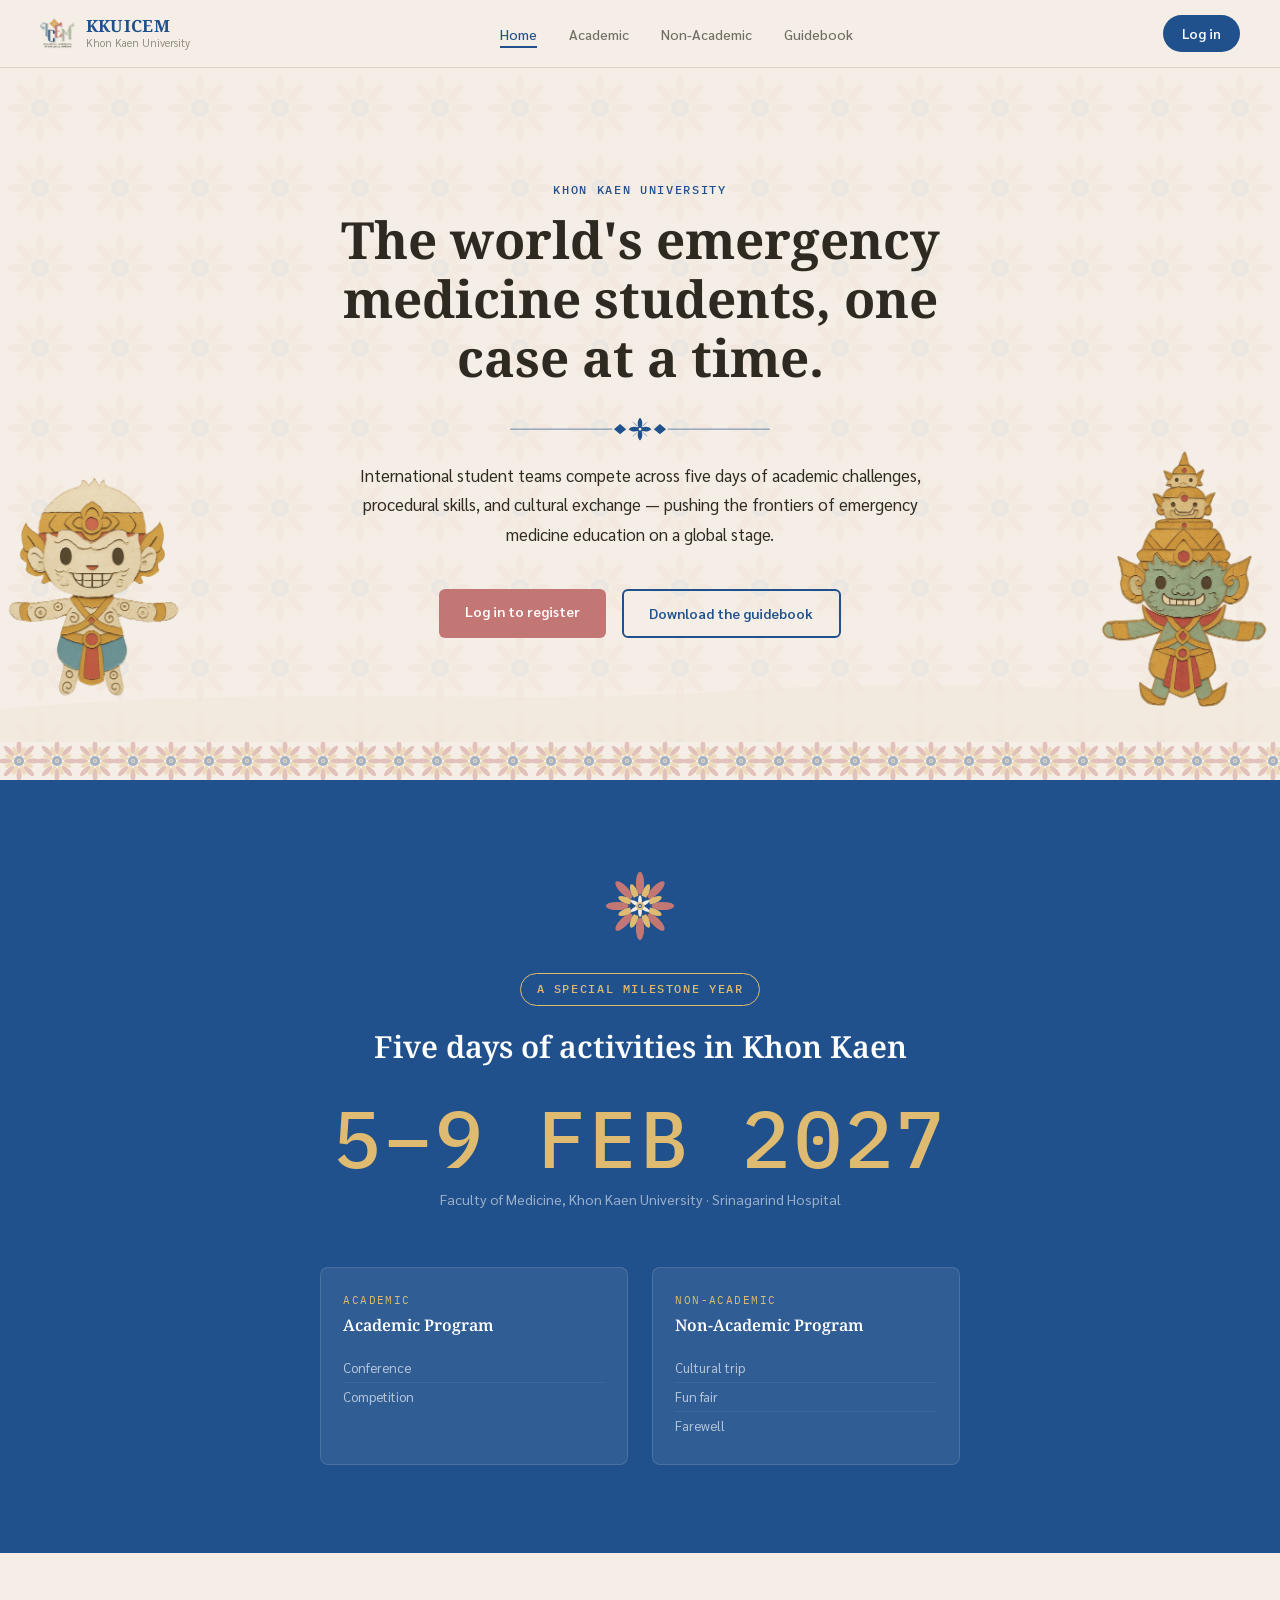
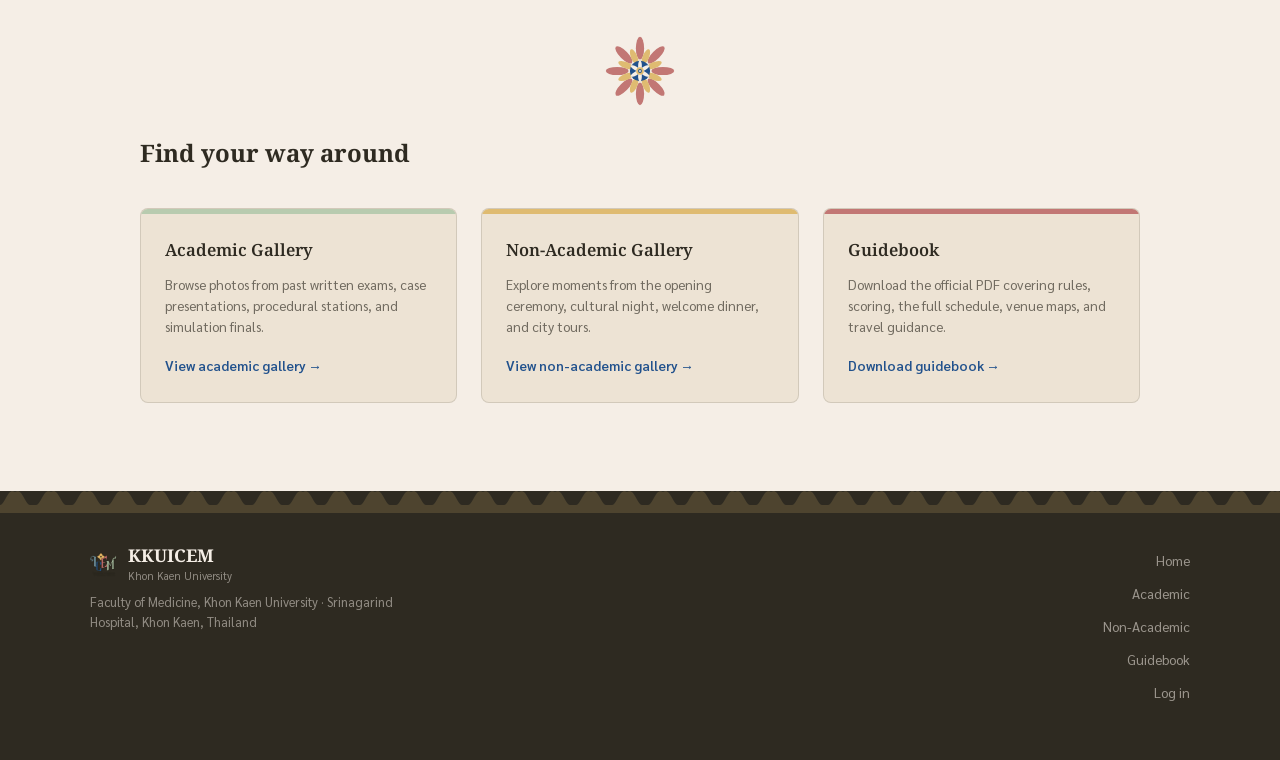
<file: index.html>
<!DOCTYPE html>
<html lang="en">
<head>
  <meta charset="UTF-8">
  <meta name="viewport" content="width=device-width, initial-scale=1.0">
  <meta name="description" content="KKUICEM — Khon Kaen University International Challenge of Emergency Medicine. Medical students from around the world compete to become the best of emergency medicine.">
  <title>KKUICEM — Home</title>
  <link rel="stylesheet" href="style.css">
  <style>
    @keyframes hero-slide-up {
      from { opacity: 0; transform: translateY(36px); }
      to   { opacity: 1; transform: translateY(0); }
    }
    .hero-content .hero-location { animation: hero-slide-up 0.8s ease-out both; animation-delay: 0s; }
    .hero-content h1              { animation: hero-slide-up 0.8s ease-out both; animation-delay: 0.15s; }
    .hero-content .thai-ornament  { animation: hero-slide-up 0.8s ease-out both; animation-delay: 0.15s; }
    .hero-content .hero-lede      { animation: hero-slide-up 0.8s ease-out both; animation-delay: 0.3s; }
    .hero-content .hero-buttons   { animation: hero-slide-up 0.8s ease-out both; animation-delay: 0.45s; }
    @media (prefers-reduced-motion: reduce) {
      .hero-content .hero-location,
      .hero-content h1,
      .hero-content .thai-ornament,
      .hero-content .hero-lede,
      .hero-content .hero-buttons { animation: none; }
    }
  </style>
</head>
<body>

<nav class="site-nav" aria-label="Main navigation">
  <a href="index.html" class="nav-wordmark" aria-label="KKUICEM — go to home">
    <img src="assets/icem-logo-color.png" class="crest-img" alt="" aria-hidden="true">
    <div class="nav-wordmark-text">
      <span class="nav-wordmark-title">KKUICEM</span>
      <span class="nav-wordmark-sub">Khon Kaen University</span>
    </div>
  </a>
  <ul class="nav-links" role="list">
    <li><a href="index.html" aria-current="page">Home</a></li>
    <li><a href="academic.html">Academic</a></li>
    <li><a href="non-academic.html">Non-Academic</a></li>
    <li><a href="guidebook.html">Guidebook</a></li>
  </ul>
  <a href="login.html" class="nav-login-btn">Log in</a>
</nav>

<main>

  <section class="hero">
    <div class="hero-bg-fade" aria-hidden="true">
      <div class="hero-bg-photo" style="background-image:url('assets/hero-bg/hero-bg-1-opening-group.jpg')"></div>
      <div class="hero-bg-photo" style="background-image:url('assets/hero-bg/hero-bg-2-awards-celebration.jpg')"></div>
      <div class="hero-bg-photo" style="background-image:url('assets/hero-bg/hero-bg-3-auditorium.jpg')"></div>
      <div class="hero-bg-photo" style="background-image:url('assets/hero-bg/hero-bg-4-golden-temple.jpg')"></div>
      <div class="hero-bg-photo" style="background-image:url('assets/hero-bg/hero-bg-5-procedural-skills.jpg')"></div>
      <div class="hero-bg-photo" style="background-image:url('assets/hero-bg/hero-bg-6-muay-thai-culture.jpg')"></div>
    </div>
    <div class="hero-mountain" aria-hidden="true">
      <svg viewBox="0 0 1200 260" preserveAspectRatio="xMidYMax slice" xmlns="http://www.w3.org/2000/svg">
        <path d="M0 229 C240 205 460 226 680 212 C900 198 1080 218 1200 208 L1200 260 L0 260Z" fill="#EDE3D4" opacity="0.4"/>
      </svg>
    </div>
    <img src="assets/mascot-giant-color.png" class="hero-mascot hero-mascot-blue" aria-hidden="true" alt="">
    <img src="assets/mascot-hanuman-color.png" class="hero-mascot hero-mascot-red" aria-hidden="true" alt="">
    <div class="hero-content">
      <p class="hero-location">Khon Kaen University</p>
      <h1>The world's emergency medicine students, one case at a time.</h1>
      <div class="thai-ornament" aria-hidden="true">
        <svg viewBox="0 0 300 28" fill="none" xmlns="http://www.w3.org/2000/svg">
          <line x1="0" y1="14" x2="118" y2="14" stroke="currentColor" stroke-width="0.75"/>
          <line x1="182" y1="14" x2="300" y2="14" stroke="currentColor" stroke-width="0.75"/>
          <path d="M120 14 L127 8 L134 14 L127 20Z" fill="currentColor"/>
          <path d="M166 14 L173 8 L180 14 L173 20Z" fill="currentColor"/>
          <path d="M150 14 C153 11,154 5,150 1 C146 5,147 11,150 14Z" fill="currentColor"/>
          <path d="M150 14 C153 17,154 23,150 27 C146 23,147 17,150 14Z" fill="currentColor"/>
          <path d="M150 14 C147 11,141 10,137 14 C141 18,147 17,150 14Z" fill="currentColor"/>
          <path d="M150 14 C153 11,159 10,163 14 C159 18,153 17,150 14Z" fill="currentColor"/>
          <path d="M150 14 C148 11,144 7,141 5 C143 8,147 11,150 14Z" fill="currentColor" opacity="0.55"/>
          <path d="M150 14 C152 11,156 7,159 5 C157 8,153 11,150 14Z" fill="currentColor" opacity="0.55"/>
          <path d="M150 14 C148 17,144 21,141 23 C143 20,147 17,150 14Z" fill="currentColor" opacity="0.55"/>
          <path d="M150 14 C152 17,156 21,159 23 C157 20,153 17,150 14Z" fill="currentColor" opacity="0.55"/>
          <circle cx="150" cy="14" r="3.2" fill="currentColor"/>
          <circle cx="150" cy="14" r="1.5" fill="var(--cream)"/>
        </svg>
      </div>
      <p class="hero-lede">International student teams compete across five days of academic challenges, procedural skills, and cultural exchange — pushing the frontiers of emergency medicine education on a global stage.</p>
      <div class="hero-buttons">
        <a href="login.html" class="btn-coral">Log in to register</a>
        <a href="guidebook.html" class="btn-navy-outline">Download the guidebook</a>
      </div>
    </div>
  </section>

  <div class="wave-divider" role="presentation" aria-hidden="true"></div>

  <section class="duration-band" aria-labelledby="duration-heading">
    <div class="medallion-accent" aria-hidden="true">
      <svg viewBox="0 0 120 120" xmlns="http://www.w3.org/2000/svg">
        <g transform="translate(60,60)">
          <ellipse rx="6.5" ry="18" cy="-36" fill="#C27774" transform="rotate(0)"/>
          <ellipse rx="6.5" ry="18" cy="-36" fill="#C27774" transform="rotate(45)"/>
          <ellipse rx="6.5" ry="18" cy="-36" fill="#C27774" transform="rotate(90)"/>
          <ellipse rx="6.5" ry="18" cy="-36" fill="#C27774" transform="rotate(135)"/>
          <ellipse rx="6.5" ry="18" cy="-36" fill="#C27774" transform="rotate(180)"/>
          <ellipse rx="6.5" ry="18" cy="-36" fill="#C27774" transform="rotate(225)"/>
          <ellipse rx="6.5" ry="18" cy="-36" fill="#C27774" transform="rotate(270)"/>
          <ellipse rx="6.5" ry="18" cy="-36" fill="#C27774" transform="rotate(315)"/>
          <ellipse rx="5" ry="13" cy="-24" fill="#DFBB71" transform="rotate(22.5)"/>
          <ellipse rx="5" ry="13" cy="-24" fill="#DFBB71" transform="rotate(67.5)"/>
          <ellipse rx="5" ry="13" cy="-24" fill="#DFBB71" transform="rotate(112.5)"/>
          <ellipse rx="5" ry="13" cy="-24" fill="#DFBB71" transform="rotate(157.5)"/>
          <ellipse rx="5" ry="13" cy="-24" fill="#DFBB71" transform="rotate(202.5)"/>
          <ellipse rx="5" ry="13" cy="-24" fill="#DFBB71" transform="rotate(247.5)"/>
          <ellipse rx="5" ry="13" cy="-24" fill="#DFBB71" transform="rotate(292.5)"/>
          <ellipse rx="5" ry="13" cy="-24" fill="#DFBB71" transform="rotate(337.5)"/>
          <circle r="16" fill="#F5EEE6" opacity="0.15"/>
          <circle r="16" fill="#21518C"/>
          <ellipse rx="3" ry="9" cy="-8" fill="#F5EEE6" transform="rotate(0)"/>
          <ellipse rx="3" ry="9" cy="-8" fill="#F5EEE6" transform="rotate(60)"/>
          <ellipse rx="3" ry="9" cy="-8" fill="#F5EEE6" transform="rotate(120)"/>
          <ellipse rx="3" ry="9" cy="-8" fill="#F5EEE6" transform="rotate(180)"/>
          <ellipse rx="3" ry="9" cy="-8" fill="#F5EEE6" transform="rotate(240)"/>
          <ellipse rx="3" ry="9" cy="-8" fill="#F5EEE6" transform="rotate(300)"/>
          <circle r="6" fill="#DFBB71"/>
          <circle r="3" fill="#21518C"/>
          <circle r="1.5" fill="#F5EEE6"/>
        </g>
      </svg>
    </div>
    <p class="duration-callout">A special milestone year</p>
    <h2 id="duration-heading">Five days of activities in Khon Kaen</h2>
    <span class="duration-date">5–9 FEB 2027</span>
    <p class="duration-venue">Faculty of Medicine, Khon Kaen University · Srinagarind Hospital</p>
    <div class="schedule-grid">
      <a class="schedule-day" href="academic.html" style="text-decoration:none;display:block;">
        <p class="schedule-day-label">Academic</p>
        <h3 class="schedule-day-title">Academic Program</h3>
        <ul>
          <li>Conference</li>
          <li>Competition</li>
        </ul>
      </a>
      <a class="schedule-day" href="non-academic.html" style="text-decoration:none;display:block;">
        <p class="schedule-day-label">Non-Academic</p>
        <h3 class="schedule-day-title">Non-Academic Program</h3>
        <ul>
          <li>Cultural trip</li>
          <li>Fun fair</li>
          <li>Farewell</li>
        </ul>
      </a>
    </div>
  </section>

  <section class="nav-cards-section" aria-labelledby="explore-heading">
    <div class="medallion-accent medallion-accent-sm" aria-hidden="true">
      <svg viewBox="0 0 120 120" xmlns="http://www.w3.org/2000/svg"><g transform="translate(60,60)"><ellipse rx="6.5" ry="18" cy="-36" fill="#C27774" transform="rotate(0)"/><ellipse rx="6.5" ry="18" cy="-36" fill="#C27774" transform="rotate(45)"/><ellipse rx="6.5" ry="18" cy="-36" fill="#C27774" transform="rotate(90)"/><ellipse rx="6.5" ry="18" cy="-36" fill="#C27774" transform="rotate(135)"/><ellipse rx="6.5" ry="18" cy="-36" fill="#C27774" transform="rotate(180)"/><ellipse rx="6.5" ry="18" cy="-36" fill="#C27774" transform="rotate(225)"/><ellipse rx="6.5" ry="18" cy="-36" fill="#C27774" transform="rotate(270)"/><ellipse rx="6.5" ry="18" cy="-36" fill="#C27774" transform="rotate(315)"/><ellipse rx="5" ry="13" cy="-24" fill="#DFBB71" transform="rotate(22.5)"/><ellipse rx="5" ry="13" cy="-24" fill="#DFBB71" transform="rotate(67.5)"/><ellipse rx="5" ry="13" cy="-24" fill="#DFBB71" transform="rotate(112.5)"/><ellipse rx="5" ry="13" cy="-24" fill="#DFBB71" transform="rotate(157.5)"/><ellipse rx="5" ry="13" cy="-24" fill="#DFBB71" transform="rotate(202.5)"/><ellipse rx="5" ry="13" cy="-24" fill="#DFBB71" transform="rotate(247.5)"/><ellipse rx="5" ry="13" cy="-24" fill="#DFBB71" transform="rotate(292.5)"/><ellipse rx="5" ry="13" cy="-24" fill="#DFBB71" transform="rotate(337.5)"/><circle r="16" fill="#21518C"/><ellipse rx="3" ry="9" cy="-8" fill="#F5EEE6" transform="rotate(0)"/><ellipse rx="3" ry="9" cy="-8" fill="#F5EEE6" transform="rotate(60)"/><ellipse rx="3" ry="9" cy="-8" fill="#F5EEE6" transform="rotate(120)"/><ellipse rx="3" ry="9" cy="-8" fill="#F5EEE6" transform="rotate(180)"/><ellipse rx="3" ry="9" cy="-8" fill="#F5EEE6" transform="rotate(240)"/><ellipse rx="3" ry="9" cy="-8" fill="#F5EEE6" transform="rotate(300)"/><circle r="6" fill="#DFBB71"/><circle r="3" fill="#21518C"/><circle r="1.5" fill="#F5EEE6"/></g></svg>
    </div>
    <h2 id="explore-heading">Find your way around</h2>
    <div class="nav-cards">
      <div class="nav-card">
        <div class="nav-card-top" style="background:var(--sage);"></div>
        <div class="nav-card-body">
          <h3>Academic Gallery</h3>
          <p>Browse photos from past written exams, case presentations, procedural stations, and simulation finals.</p>
          <a href="academic.html" class="nav-card-link">View academic gallery →</a>
        </div>
      </div>
      <div class="nav-card">
        <div class="nav-card-top" style="background:var(--mustard);"></div>
        <div class="nav-card-body">
          <h3>Non-Academic Gallery</h3>
          <p>Explore moments from the opening ceremony, cultural night, welcome dinner, and city tours.</p>
          <a href="non-academic.html" class="nav-card-link">View non-academic gallery →</a>
        </div>
      </div>
      <div class="nav-card">
        <div class="nav-card-top" style="background:var(--coral);"></div>
        <div class="nav-card-body">
          <h3>Guidebook</h3>
          <p>Download the official PDF covering rules, scoring, the full schedule, venue maps, and travel guidance.</p>
          <a href="guidebook.html" class="nav-card-link">Download guidebook →</a>
        </div>
      </div>
    </div>
  </section>

</main>

<footer class="site-footer">
  <div class="footer-inner">
    <div>
      <div class="footer-brand">
        <img src="assets/icem-logo-color.png" class="crest-img" alt="" aria-hidden="true">
        <div class="footer-wordmark-text">
          <div class="footer-wordmark-title">KKUICEM</div>
          <div class="footer-wordmark-sub">Khon Kaen University</div>
        </div>
      </div>
      <p class="footer-address">Faculty of Medicine, Khon Kaen University · Srinagarind Hospital, Khon Kaen, Thailand</p>
    </div>
    <ul class="footer-nav" role="list">
      <li><a href="index.html">Home</a></li>
      <li><a href="academic.html">Academic</a></li>
      <li><a href="non-academic.html">Non-Academic</a></li>
      <li><a href="guidebook.html">Guidebook</a></li>
      <li><a href="login.html">Log in</a></li>
    </ul>
  </div>
</footer>

</body>
</html>
</file>
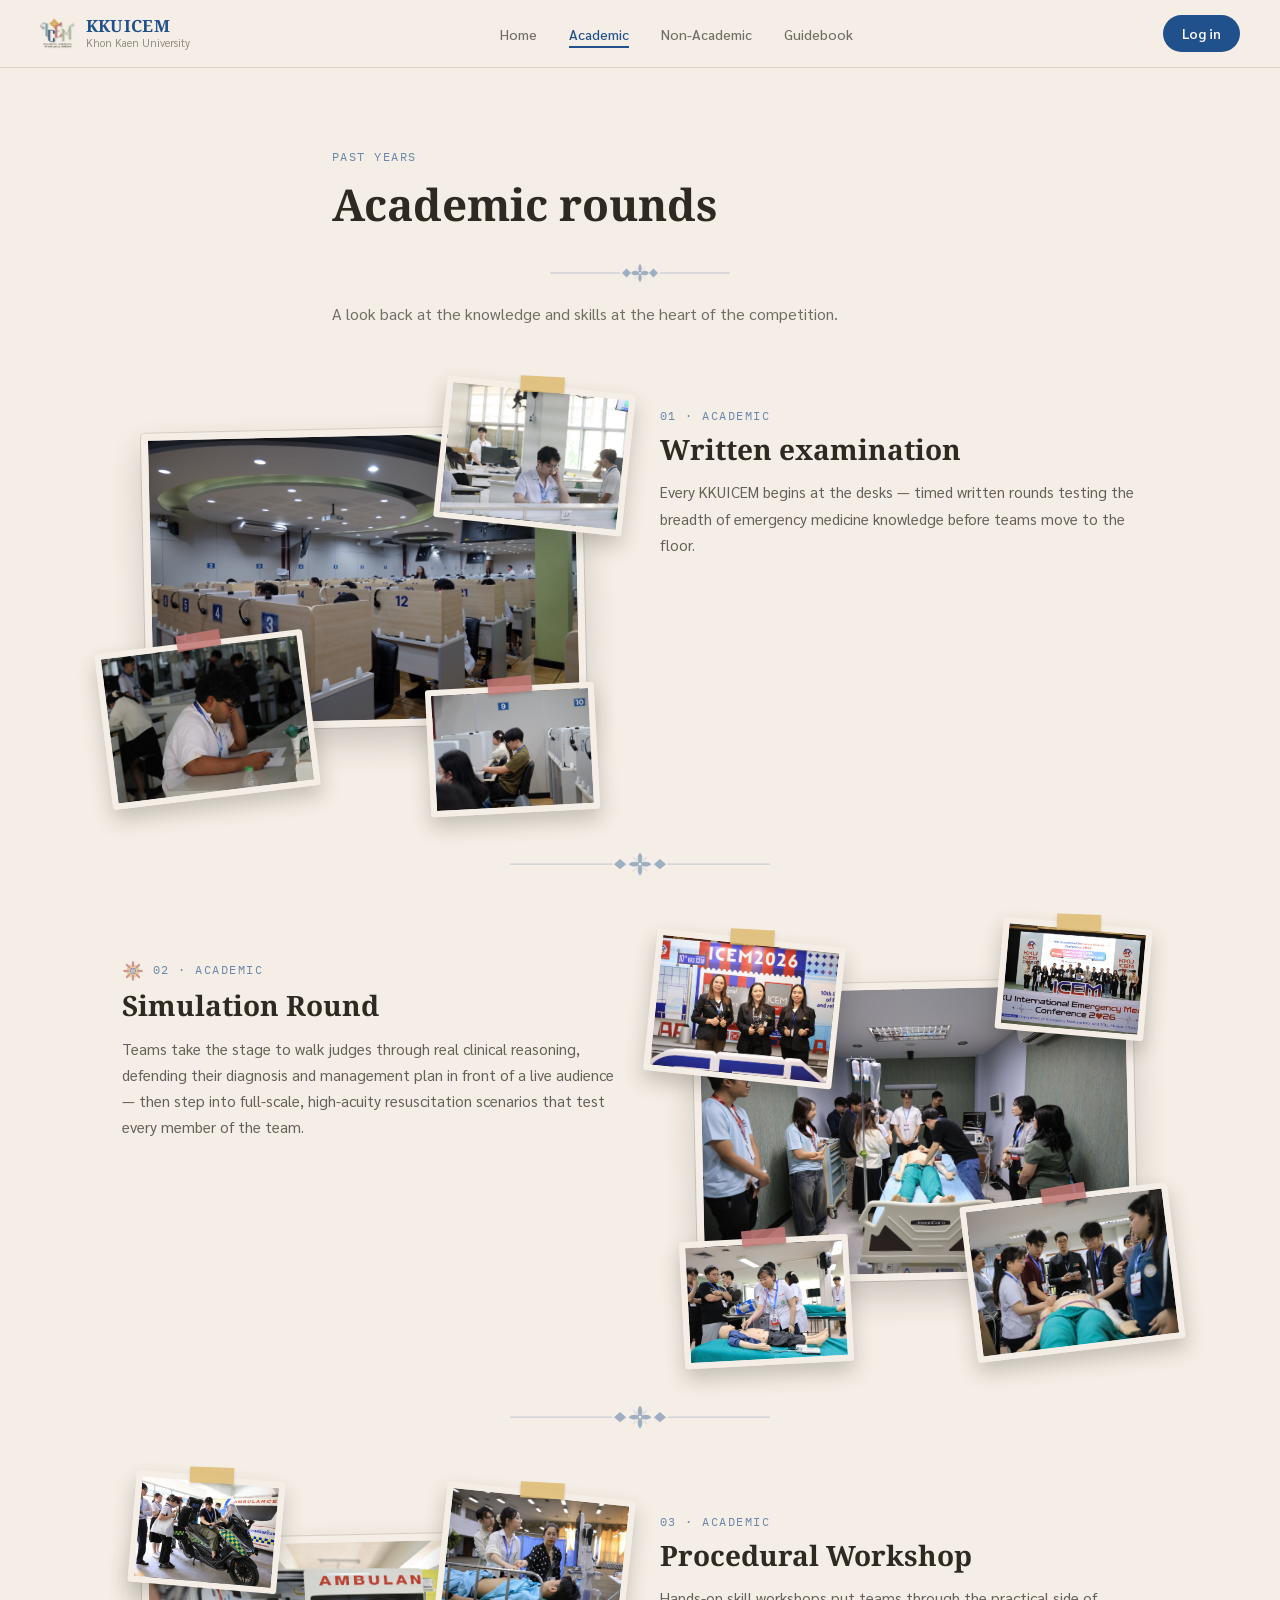
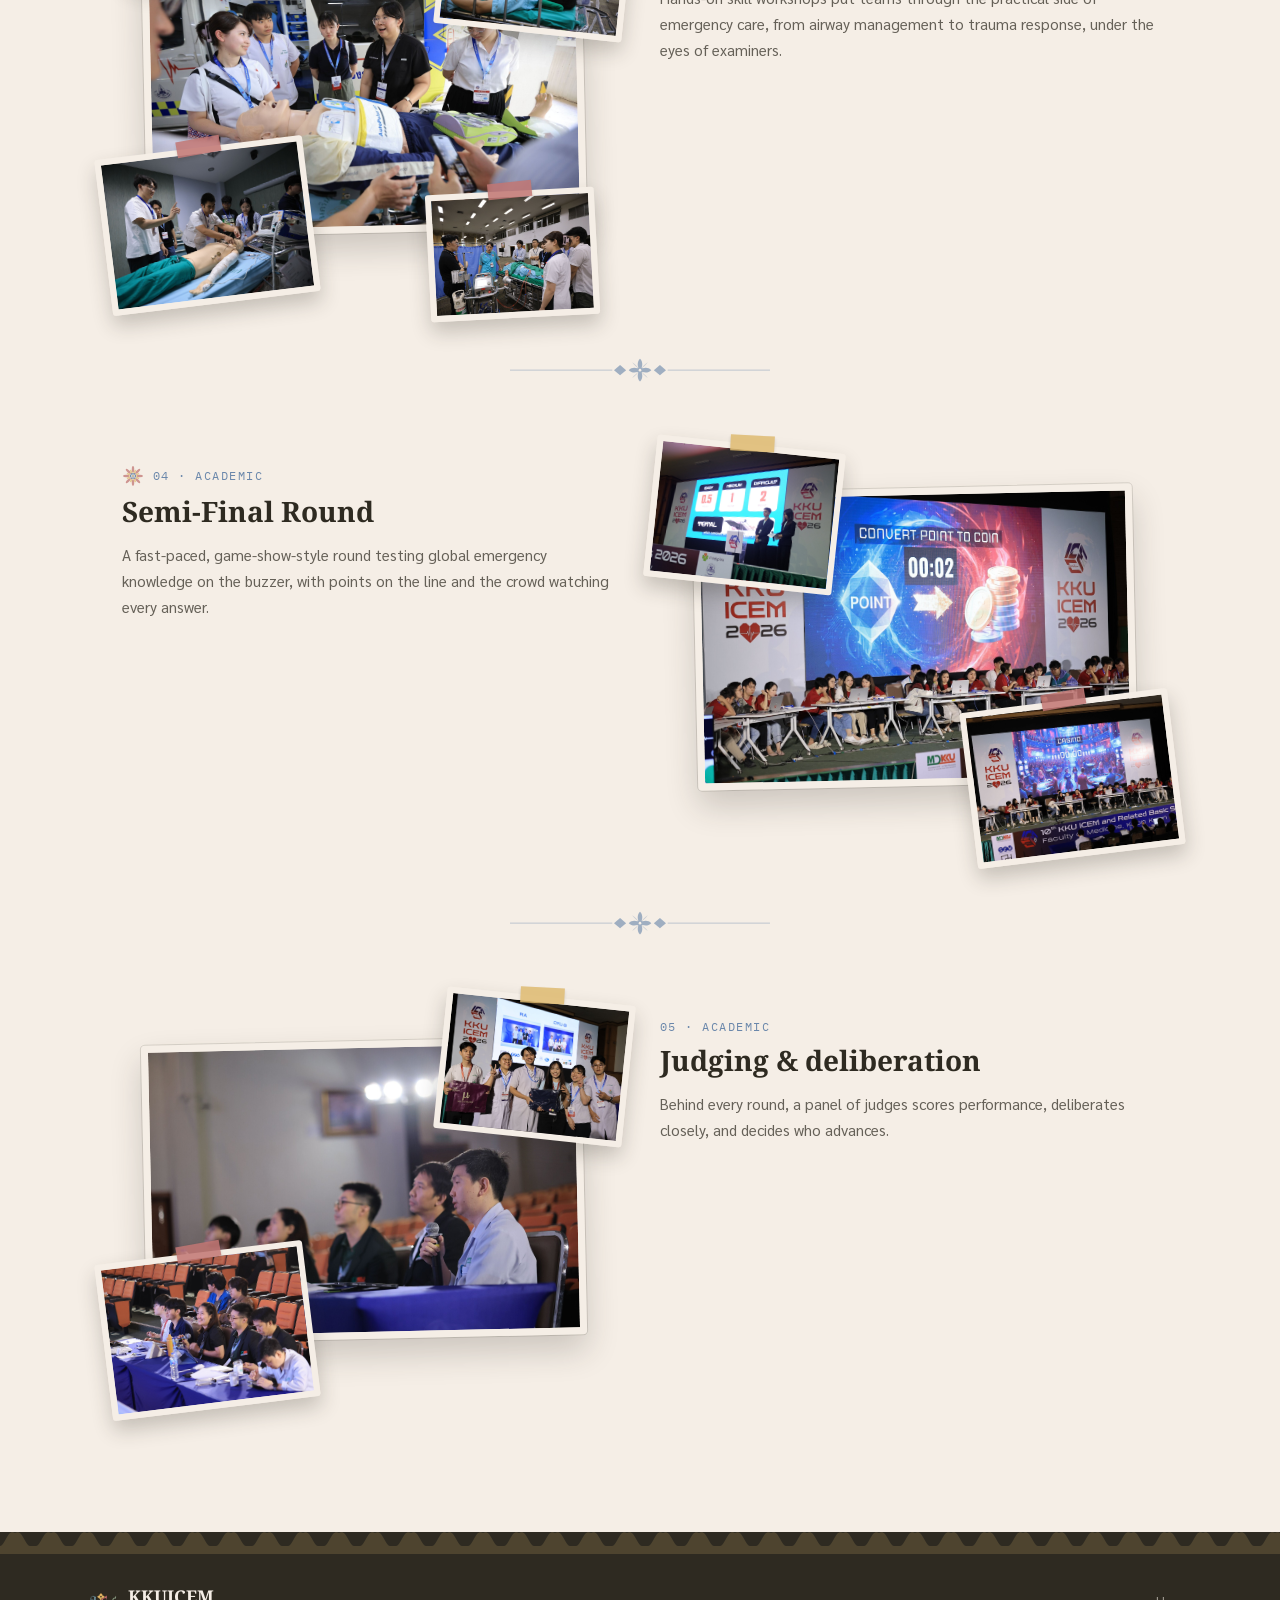
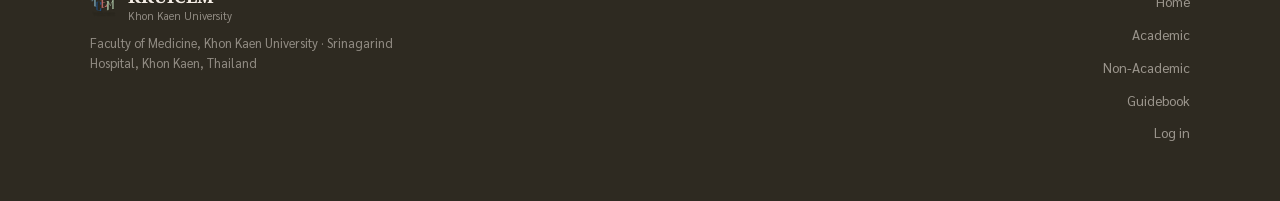
<file: academic.html>
<!DOCTYPE html>
<html lang="en">
<head>
  <meta charset="UTF-8">
  <meta name="viewport" content="width=device-width, initial-scale=1.0">
  <meta name="description" content="KKUICEM Academic Gallery — photos from written examinations, case presentations, procedural stations, and simulation finals from past competitions.">
  <title>KKUICEM — Academic Gallery</title>
  <link rel="stylesheet" href="style.css">
</head>
<body>

<nav class="site-nav" aria-label="Main navigation">
  <a href="index.html" class="nav-wordmark" aria-label="KKUICEM — go to home">
    <img src="assets/icem-logo-color.png" class="crest-img" alt="" aria-hidden="true">
    <div class="nav-wordmark-text">
      <span class="nav-wordmark-title">KKUICEM</span>
      <span class="nav-wordmark-sub">Khon Kaen University</span>
    </div>
  </a>
  <ul class="nav-links" role="list">
    <li><a href="index.html">Home</a></li>
    <li><a href="academic.html" aria-current="page">Academic</a></li>
    <li><a href="non-academic.html">Non-Academic</a></li>
    <li><a href="guidebook.html">Guidebook</a></li>
  </ul>
  <a href="login.html" class="nav-login-btn">Log in</a>
</nav>

<main>

  <div class="gallery-header">
    <p class="past-label">Past years</p>
    <h1>Academic rounds</h1>
    <div class="thai-ornament" aria-hidden="true">
      <svg viewBox="0 0 200 20" fill="none" xmlns="http://www.w3.org/2000/svg">
        <line x1="0" y1="10" x2="78" y2="10" stroke="currentColor" stroke-width="0.75"/>
        <line x1="122" y1="10" x2="200" y2="10" stroke="currentColor" stroke-width="0.75"/>
        <path d="M80 10 L85 5 L90 10 L85 15Z" fill="currentColor"/>
        <path d="M110 10 L115 5 L120 10 L115 15Z" fill="currentColor"/>
        <path d="M100 10 C102 7,103 3,100 0 C97 3,98 7,100 10Z" fill="currentColor"/>
        <path d="M100 10 C102 13,103 17,100 20 C97 17,98 13,100 10Z" fill="currentColor"/>
        <path d="M100 10 C97 7,93 6,90 10 C93 14,97 13,100 10Z" fill="currentColor"/>
        <path d="M100 10 C103 7,107 6,110 10 C107 14,103 13,100 10Z" fill="currentColor"/>
        <path d="M100 10 C98 7,95 4,93 2 C95 5,98 7,100 10Z" fill="currentColor" opacity="0.55"/>
        <path d="M100 10 C102 7,105 4,107 2 C105 5,102 7,100 10Z" fill="currentColor" opacity="0.55"/>
        <path d="M100 10 C98 13,95 16,93 18 C95 15,98 13,100 10Z" fill="currentColor" opacity="0.55"/>
        <path d="M100 10 C102 13,105 16,107 18 C105 15,102 13,100 10Z" fill="currentColor" opacity="0.55"/>
        <circle cx="100" cy="10" r="2.5" fill="currentColor"/>
        <circle cx="100" cy="10" r="1.1" fill="var(--cream)"/>
      </svg>
    </div>
    <p class="lede">A look back at the knowledge and skills at the heart of the competition.</p>
  </div>

  <div class="gallery-sections">

    <!-- 01 Written examination — cover left -->
    <div class="story-section">
      <div class="story-cover-col">
        <div class="story-collage">
          <img src="assets/academic/written-examination-1.jpg" class="collage-main" alt="Students seated at desks concentrating during the KKUICEM written examination">
          <div class="collage-photo"><img src="assets/academic/written-examination-2.jpg" alt="Written examination — photo 2" loading="lazy"><span class="tape tape--coral" aria-hidden="true"></span></div>
          <div class="collage-photo"><img src="assets/academic/written-examination-3.jpg" alt="Written examination — photo 3" loading="lazy"><span class="tape tape--mustard" aria-hidden="true"></span></div>
          <div class="collage-photo"><img src="assets/academic/written-examination-4.jpg" alt="Written examination — photo 4" loading="lazy"><span class="tape tape--coral" aria-hidden="true"></span></div>
        </div>
      </div>
      <div class="story-content-col">
        <div class="story-eyebrow"><span class="past-label">01 · Academic</span></div>
        <h2 class="story-heading">Written examination</h2>
        <p class="story-caption">Every KKUICEM begins at the desks — timed written rounds testing the breadth of emergency medicine knowledge before teams move to the floor.</p>
      </div>
    </div>

    <div class="thai-ornament" aria-hidden="true"><svg viewBox="0 0 300 28" fill="none" xmlns="http://www.w3.org/2000/svg"><line x1="0" y1="14" x2="118" y2="14" stroke="currentColor" stroke-width="0.75"/><line x1="182" y1="14" x2="300" y2="14" stroke="currentColor" stroke-width="0.75"/><path d="M120 14 L127 8 L134 14 L127 20Z" fill="currentColor"/><path d="M166 14 L173 8 L180 14 L173 20Z" fill="currentColor"/><path d="M150 14 C153 11,154 5,150 1 C146 5,147 11,150 14Z" fill="currentColor"/><path d="M150 14 C153 17,154 23,150 27 C146 23,147 17,150 14Z" fill="currentColor"/><path d="M150 14 C147 11,141 10,137 14 C141 18,147 17,150 14Z" fill="currentColor"/><path d="M150 14 C153 11,159 10,163 14 C159 18,153 17,150 14Z" fill="currentColor"/><path d="M150 14 C148 11,144 7,141 5 C143 8,147 11,150 14Z" fill="currentColor" opacity="0.55"/><path d="M150 14 C152 11,156 7,159 5 C157 8,153 11,150 14Z" fill="currentColor" opacity="0.55"/><path d="M150 14 C148 17,144 21,141 23 C143 20,147 17,150 14Z" fill="currentColor" opacity="0.55"/><path d="M150 14 C152 17,156 21,159 23 C157 20,153 17,150 14Z" fill="currentColor" opacity="0.55"/><circle cx="150" cy="14" r="3.2" fill="currentColor"/><circle cx="150" cy="14" r="1.5" fill="var(--cream)"/></svg></div>

    <!-- 02 Simulation Round (merged case presentation + high-acuity simulation) — cover right (flip) + medallion -->
    <div class="story-section story-section--flip">
      <div class="story-cover-col">
        <div class="story-collage">
          <img src="assets/academic/case-presentation-1.jpg" class="collage-main" alt="A team presenting their clinical case to judges on stage">
          <div class="collage-photo"><img src="assets/academic/high-acuity-simulation-finals-1.jpg" alt="A team managing a full-scale resuscitation simulation scenario" loading="lazy"><span class="tape tape--coral" aria-hidden="true"></span></div>
          <div class="collage-photo"><img src="assets/academic/case-presentation-2.jpg" alt="Simulation Round — case presentation photo" loading="lazy"><span class="tape tape--mustard" aria-hidden="true"></span></div>
          <div class="collage-photo"><img src="assets/academic/high-acuity-simulation-finals-2.jpg" alt="Simulation Round — simulation photo" loading="lazy"><span class="tape tape--coral" aria-hidden="true"></span></div>
          <div class="collage-photo"><img src="assets/academic/case-presentation-3.jpg" alt="Simulation Round — case presentation photo" loading="lazy"><span class="tape tape--mustard" aria-hidden="true"></span></div>
        </div>
      </div>
      <div class="story-content-col">
        <div class="story-eyebrow">
          <svg class="story-eyebrow-medallion" viewBox="0 0 120 120" xmlns="http://www.w3.org/2000/svg" aria-hidden="true" width="22" height="22"><g transform="translate(60,60)"><ellipse rx="6.5" ry="18" cy="-36" fill="#C27774" transform="rotate(0)"/><ellipse rx="6.5" ry="18" cy="-36" fill="#C27774" transform="rotate(45)"/><ellipse rx="6.5" ry="18" cy="-36" fill="#C27774" transform="rotate(90)"/><ellipse rx="6.5" ry="18" cy="-36" fill="#C27774" transform="rotate(135)"/><ellipse rx="6.5" ry="18" cy="-36" fill="#C27774" transform="rotate(180)"/><ellipse rx="6.5" ry="18" cy="-36" fill="#C27774" transform="rotate(225)"/><ellipse rx="6.5" ry="18" cy="-36" fill="#C27774" transform="rotate(270)"/><ellipse rx="6.5" ry="18" cy="-36" fill="#C27774" transform="rotate(315)"/><ellipse rx="5" ry="13" cy="-24" fill="#DFBB71" transform="rotate(22.5)"/><ellipse rx="5" ry="13" cy="-24" fill="#DFBB71" transform="rotate(67.5)"/><ellipse rx="5" ry="13" cy="-24" fill="#DFBB71" transform="rotate(112.5)"/><ellipse rx="5" ry="13" cy="-24" fill="#DFBB71" transform="rotate(157.5)"/><ellipse rx="5" ry="13" cy="-24" fill="#DFBB71" transform="rotate(202.5)"/><ellipse rx="5" ry="13" cy="-24" fill="#DFBB71" transform="rotate(247.5)"/><ellipse rx="5" ry="13" cy="-24" fill="#DFBB71" transform="rotate(292.5)"/><ellipse rx="5" ry="13" cy="-24" fill="#DFBB71" transform="rotate(337.5)"/><circle r="16" fill="#21518C"/><ellipse rx="3" ry="9" cy="-8" fill="#F5EEE6" transform="rotate(0)"/><ellipse rx="3" ry="9" cy="-8" fill="#F5EEE6" transform="rotate(60)"/><ellipse rx="3" ry="9" cy="-8" fill="#F5EEE6" transform="rotate(120)"/><ellipse rx="3" ry="9" cy="-8" fill="#F5EEE6" transform="rotate(180)"/><ellipse rx="3" ry="9" cy="-8" fill="#F5EEE6" transform="rotate(240)"/><ellipse rx="3" ry="9" cy="-8" fill="#F5EEE6" transform="rotate(300)"/><circle r="6" fill="#DFBB71"/><circle r="3" fill="#21518C"/><circle r="1.5" fill="#F5EEE6"/></g></svg>
          <span class="past-label">02 · Academic</span>
        </div>
        <h2 class="story-heading">Simulation Round</h2>
        <p class="story-caption">Teams take the stage to walk judges through real clinical reasoning, defending their diagnosis and management plan in front of a live audience — then step into full-scale, high-acuity resuscitation scenarios that test every member of the team.</p>
      </div>
    </div>

    <div class="thai-ornament" aria-hidden="true"><svg viewBox="0 0 300 28" fill="none" xmlns="http://www.w3.org/2000/svg"><line x1="0" y1="14" x2="118" y2="14" stroke="currentColor" stroke-width="0.75"/><line x1="182" y1="14" x2="300" y2="14" stroke="currentColor" stroke-width="0.75"/><path d="M120 14 L127 8 L134 14 L127 20Z" fill="currentColor"/><path d="M166 14 L173 8 L180 14 L173 20Z" fill="currentColor"/><path d="M150 14 C153 11,154 5,150 1 C146 5,147 11,150 14Z" fill="currentColor"/><path d="M150 14 C153 17,154 23,150 27 C146 23,147 17,150 14Z" fill="currentColor"/><path d="M150 14 C147 11,141 10,137 14 C141 18,147 17,150 14Z" fill="currentColor"/><path d="M150 14 C153 11,159 10,163 14 C159 18,153 17,150 14Z" fill="currentColor"/><path d="M150 14 C148 11,144 7,141 5 C143 8,147 11,150 14Z" fill="currentColor" opacity="0.55"/><path d="M150 14 C152 11,156 7,159 5 C157 8,153 11,150 14Z" fill="currentColor" opacity="0.55"/><path d="M150 14 C148 17,144 21,141 23 C143 20,147 17,150 14Z" fill="currentColor" opacity="0.55"/><path d="M150 14 C152 17,156 21,159 23 C157 20,153 17,150 14Z" fill="currentColor" opacity="0.55"/><circle cx="150" cy="14" r="3.2" fill="currentColor"/><circle cx="150" cy="14" r="1.5" fill="var(--cream)"/></svg></div>

    <!-- 03 Procedural Workshop — cover left (4 extra photos) -->
    <div class="story-section">
      <div class="story-cover-col">
        <div class="story-collage">
          <img src="assets/academic/procedural-stations-1.jpg" class="collage-main" alt="Participant performing a clinical procedure at a hands-on station with an examiner observing">
          <div class="collage-photo"><img src="assets/academic/procedural-stations-2.jpg" alt="Procedural stations — photo 2" loading="lazy"><span class="tape tape--coral" aria-hidden="true"></span></div>
          <div class="collage-photo"><img src="assets/academic/procedural-stations-3.jpg" alt="Procedural stations — photo 3" loading="lazy"><span class="tape tape--mustard" aria-hidden="true"></span></div>
          <div class="collage-photo"><img src="assets/academic/procedural-stations-4.jpg" alt="Procedural stations — photo 4" loading="lazy"><span class="tape tape--coral" aria-hidden="true"></span></div>
          <div class="collage-photo"><img src="assets/academic/procedural-stations-5.jpg" alt="Procedural stations — photo 5" loading="lazy"><span class="tape tape--mustard" aria-hidden="true"></span></div>
        </div>
      </div>
      <div class="story-content-col">
        <div class="story-eyebrow"><span class="past-label">03 · Academic</span></div>
        <h2 class="story-heading">Procedural Workshop</h2>
        <p class="story-caption">Hands-on skill workshops put teams through the practical side of emergency care, from airway management to trauma response, under the eyes of examiners.</p>
      </div>
    </div>

    <div class="thai-ornament" aria-hidden="true"><svg viewBox="0 0 300 28" fill="none" xmlns="http://www.w3.org/2000/svg"><line x1="0" y1="14" x2="118" y2="14" stroke="currentColor" stroke-width="0.75"/><line x1="182" y1="14" x2="300" y2="14" stroke="currentColor" stroke-width="0.75"/><path d="M120 14 L127 8 L134 14 L127 20Z" fill="currentColor"/><path d="M166 14 L173 8 L180 14 L173 20Z" fill="currentColor"/><path d="M150 14 C153 11,154 5,150 1 C146 5,147 11,150 14Z" fill="currentColor"/><path d="M150 14 C153 17,154 23,150 27 C146 23,147 17,150 14Z" fill="currentColor"/><path d="M150 14 C147 11,141 10,137 14 C141 18,147 17,150 14Z" fill="currentColor"/><path d="M150 14 C153 11,159 10,163 14 C159 18,153 17,150 14Z" fill="currentColor"/><path d="M150 14 C148 11,144 7,141 5 C143 8,147 11,150 14Z" fill="currentColor" opacity="0.55"/><path d="M150 14 C152 11,156 7,159 5 C157 8,153 11,150 14Z" fill="currentColor" opacity="0.55"/><path d="M150 14 C148 17,144 21,141 23 C143 20,147 17,150 14Z" fill="currentColor" opacity="0.55"/><path d="M150 14 C152 17,156 21,159 23 C157 20,153 17,150 14Z" fill="currentColor" opacity="0.55"/><circle cx="150" cy="14" r="3.2" fill="currentColor"/><circle cx="150" cy="14" r="1.5" fill="var(--cream)"/></svg></div>

    <!-- 04 Semi-Final Round — cover right (flip) + medallion (2 extra photos) -->
    <div class="story-section story-section--flip">
      <div class="story-cover-col">
        <div class="story-collage">
          <img src="assets/academic/toxicology-quiz-bowl-1.jpg" class="collage-main" alt="Teams on the buzzer during the fast-paced toxicology quiz bowl round">
          <div class="collage-photo"><img src="assets/academic/toxicology-quiz-bowl-2.jpg" alt="Toxicology quiz bowl — photo 2" loading="lazy"><span class="tape tape--coral" aria-hidden="true"></span></div>
          <div class="collage-photo"><img src="assets/academic/toxicology-quiz-bowl-3.jpg" alt="Toxicology quiz bowl — photo 3" loading="lazy"><span class="tape tape--mustard" aria-hidden="true"></span></div>
        </div>
      </div>
      <div class="story-content-col">
        <div class="story-eyebrow">
          <svg class="story-eyebrow-medallion" viewBox="0 0 120 120" xmlns="http://www.w3.org/2000/svg" aria-hidden="true" width="22" height="22"><g transform="translate(60,60)"><ellipse rx="6.5" ry="18" cy="-36" fill="#C27774" transform="rotate(0)"/><ellipse rx="6.5" ry="18" cy="-36" fill="#C27774" transform="rotate(45)"/><ellipse rx="6.5" ry="18" cy="-36" fill="#C27774" transform="rotate(90)"/><ellipse rx="6.5" ry="18" cy="-36" fill="#C27774" transform="rotate(135)"/><ellipse rx="6.5" ry="18" cy="-36" fill="#C27774" transform="rotate(180)"/><ellipse rx="6.5" ry="18" cy="-36" fill="#C27774" transform="rotate(225)"/><ellipse rx="6.5" ry="18" cy="-36" fill="#C27774" transform="rotate(270)"/><ellipse rx="6.5" ry="18" cy="-36" fill="#C27774" transform="rotate(315)"/><ellipse rx="5" ry="13" cy="-24" fill="#DFBB71" transform="rotate(22.5)"/><ellipse rx="5" ry="13" cy="-24" fill="#DFBB71" transform="rotate(67.5)"/><ellipse rx="5" ry="13" cy="-24" fill="#DFBB71" transform="rotate(112.5)"/><ellipse rx="5" ry="13" cy="-24" fill="#DFBB71" transform="rotate(157.5)"/><ellipse rx="5" ry="13" cy="-24" fill="#DFBB71" transform="rotate(202.5)"/><ellipse rx="5" ry="13" cy="-24" fill="#DFBB71" transform="rotate(247.5)"/><ellipse rx="5" ry="13" cy="-24" fill="#DFBB71" transform="rotate(292.5)"/><ellipse rx="5" ry="13" cy="-24" fill="#DFBB71" transform="rotate(337.5)"/><circle r="16" fill="#21518C"/><ellipse rx="3" ry="9" cy="-8" fill="#F5EEE6" transform="rotate(0)"/><ellipse rx="3" ry="9" cy="-8" fill="#F5EEE6" transform="rotate(60)"/><ellipse rx="3" ry="9" cy="-8" fill="#F5EEE6" transform="rotate(120)"/><ellipse rx="3" ry="9" cy="-8" fill="#F5EEE6" transform="rotate(180)"/><ellipse rx="3" ry="9" cy="-8" fill="#F5EEE6" transform="rotate(240)"/><ellipse rx="3" ry="9" cy="-8" fill="#F5EEE6" transform="rotate(300)"/><circle r="6" fill="#DFBB71"/><circle r="3" fill="#21518C"/><circle r="1.5" fill="#F5EEE6"/></g></svg>
          <span class="past-label">04 · Academic</span>
        </div>
        <h2 class="story-heading">Semi-Final Round</h2>
        <p class="story-caption">A fast-paced, game-show-style round testing global emergency knowledge on the buzzer, with points on the line and the crowd watching every answer.</p>
      </div>
    </div>

    <div class="thai-ornament" aria-hidden="true"><svg viewBox="0 0 300 28" fill="none" xmlns="http://www.w3.org/2000/svg"><line x1="0" y1="14" x2="118" y2="14" stroke="currentColor" stroke-width="0.75"/><line x1="182" y1="14" x2="300" y2="14" stroke="currentColor" stroke-width="0.75"/><path d="M120 14 L127 8 L134 14 L127 20Z" fill="currentColor"/><path d="M166 14 L173 8 L180 14 L173 20Z" fill="currentColor"/><path d="M150 14 C153 11,154 5,150 1 C146 5,147 11,150 14Z" fill="currentColor"/><path d="M150 14 C153 17,154 23,150 27 C146 23,147 17,150 14Z" fill="currentColor"/><path d="M150 14 C147 11,141 10,137 14 C141 18,147 17,150 14Z" fill="currentColor"/><path d="M150 14 C153 11,159 10,163 14 C159 18,153 17,150 14Z" fill="currentColor"/><path d="M150 14 C148 11,144 7,141 5 C143 8,147 11,150 14Z" fill="currentColor" opacity="0.55"/><path d="M150 14 C152 11,156 7,159 5 C157 8,153 11,150 14Z" fill="currentColor" opacity="0.55"/><path d="M150 14 C148 17,144 21,141 23 C143 20,147 17,150 14Z" fill="currentColor" opacity="0.55"/><path d="M150 14 C152 17,156 21,159 23 C157 20,153 17,150 14Z" fill="currentColor" opacity="0.55"/><circle cx="150" cy="14" r="3.2" fill="currentColor"/><circle cx="150" cy="14" r="1.5" fill="var(--cream)"/></svg></div>

    <!-- 05 Judging & deliberation — cover left (2 extra photos) -->
    <div class="story-section">
      <div class="story-cover-col">
        <div class="story-collage">
          <img src="assets/academic/judging-deliberation-1.jpg" class="collage-main" alt="Judges reviewing scoresheets and deliberating after a round">
          <div class="collage-photo"><img src="assets/academic/judging-deliberation-2.jpg" alt="Judging & deliberation — photo 2" loading="lazy"><span class="tape tape--coral" aria-hidden="true"></span></div>
          <div class="collage-photo"><img src="assets/academic/judging-deliberation-3.jpg" alt="Judging & deliberation — photo 3" loading="lazy"><span class="tape tape--mustard" aria-hidden="true"></span></div>
        </div>
      </div>
      <div class="story-content-col">
        <div class="story-eyebrow"><span class="past-label">05 · Academic</span></div>
        <h2 class="story-heading">Judging &amp; deliberation</h2>
        <p class="story-caption">Behind every round, a panel of judges scores performance, deliberates closely, and decides who advances.</p>
      </div>
    </div>

  </div>

</main>

<footer class="site-footer">
  <div class="footer-inner">
    <div>
      <div class="footer-brand">
        <img src="assets/icem-logo-color.png" class="crest-img" alt="" aria-hidden="true">
        <div class="footer-wordmark-text">
          <div class="footer-wordmark-title">KKUICEM</div>
          <div class="footer-wordmark-sub">Khon Kaen University</div>
        </div>
      </div>
      <p class="footer-address">Faculty of Medicine, Khon Kaen University · Srinagarind Hospital, Khon Kaen, Thailand</p>
    </div>
    <ul class="footer-nav" role="list">
      <li><a href="index.html">Home</a></li>
      <li><a href="academic.html">Academic</a></li>
      <li><a href="non-academic.html">Non-Academic</a></li>
      <li><a href="guidebook.html">Guidebook</a></li>
      <li><a href="login.html">Log in</a></li>
    </ul>
  </div>
</footer>

</body>
</html>
</file>
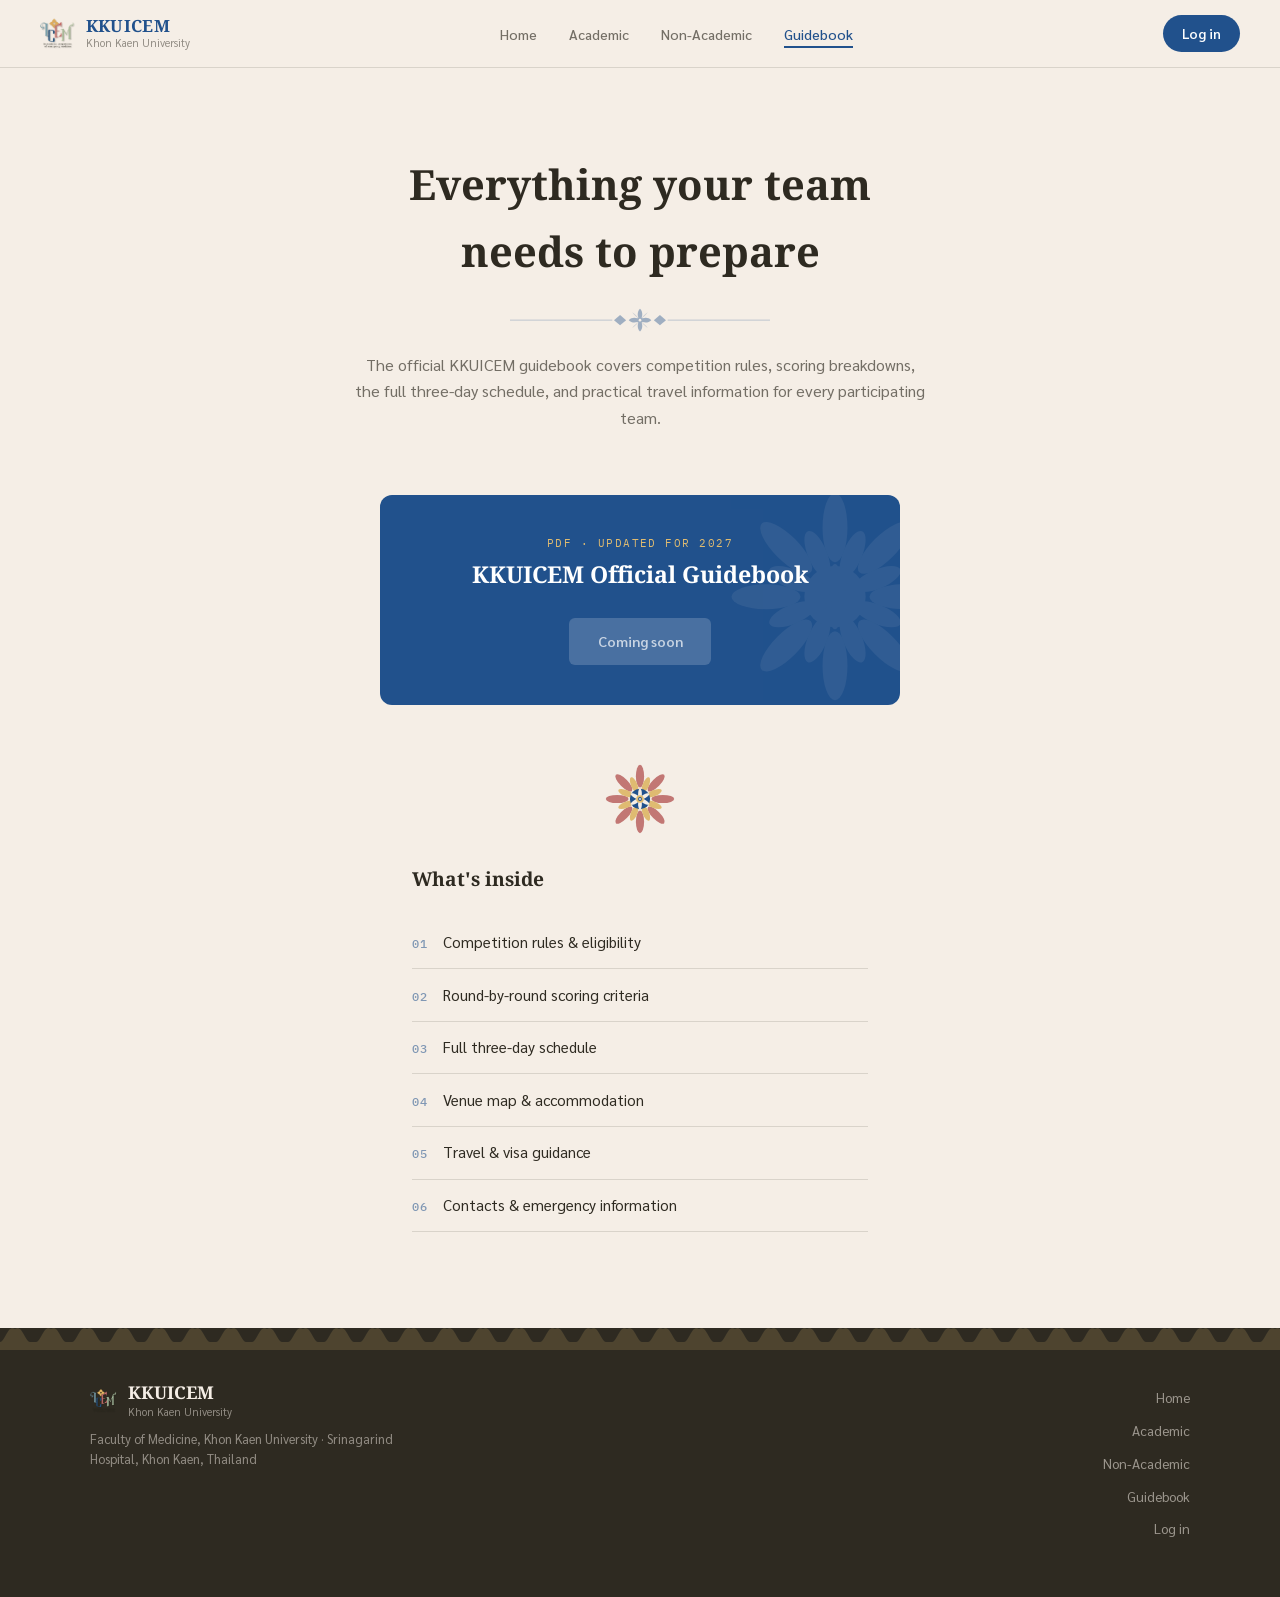
<file: guidebook.html>
<!DOCTYPE html>
<html lang="en">
<head>
  <meta charset="UTF-8">
  <meta name="viewport" content="width=device-width, initial-scale=1.0">
  <meta name="description" content="Download the official KKUICEM guidebook — competition rules, scoring criteria, schedule, venue maps, and travel guidance for 2027.">
  <title>KKUICEM — Guidebook</title>
  <link rel="stylesheet" href="style.css">
</head>
<body>

<nav class="site-nav" aria-label="Main navigation">
  <a href="index.html" class="nav-wordmark" aria-label="KKUICEM — go to home">
    <img src="assets/icem-logo-color.png" class="crest-img" alt="" aria-hidden="true">
    <div class="nav-wordmark-text">
      <span class="nav-wordmark-title">KKUICEM</span>
      <span class="nav-wordmark-sub">Khon Kaen University</span>
    </div>
  </a>
  <ul class="nav-links" role="list">
    <li><a href="index.html">Home</a></li>
    <li><a href="academic.html">Academic</a></li>
    <li><a href="non-academic.html">Non-Academic</a></li>
    <li><a href="guidebook.html" aria-current="page">Guidebook</a></li>
  </ul>
  <a href="login.html" class="nav-login-btn">Log in</a>
</nav>

<main>

  <div class="guidebook-header">
    <h1>Everything your team needs to prepare</h1>
    <div class="thai-ornament" aria-hidden="true">
      <svg viewBox="0 0 300 28" fill="none" xmlns="http://www.w3.org/2000/svg">
        <line x1="0" y1="14" x2="118" y2="14" stroke="currentColor" stroke-width="0.75"/><line x1="182" y1="14" x2="300" y2="14" stroke="currentColor" stroke-width="0.75"/><path d="M120 14 L127 8 L134 14 L127 20Z" fill="currentColor"/><path d="M166 14 L173 8 L180 14 L173 20Z" fill="currentColor"/><path d="M150 14 C153 11,154 5,150 1 C146 5,147 11,150 14Z" fill="currentColor"/><path d="M150 14 C153 17,154 23,150 27 C146 23,147 17,150 14Z" fill="currentColor"/><path d="M150 14 C147 11,141 10,137 14 C141 18,147 17,150 14Z" fill="currentColor"/><path d="M150 14 C153 11,159 10,163 14 C159 18,153 17,150 14Z" fill="currentColor"/><path d="M150 14 C148 11,144 7,141 5 C143 8,147 11,150 14Z" fill="currentColor" opacity="0.55"/><path d="M150 14 C152 11,156 7,159 5 C157 8,153 11,150 14Z" fill="currentColor" opacity="0.55"/><path d="M150 14 C148 17,144 21,141 23 C143 20,147 17,150 14Z" fill="currentColor" opacity="0.55"/><path d="M150 14 C152 17,156 21,159 23 C157 20,153 17,150 14Z" fill="currentColor" opacity="0.55"/><circle cx="150" cy="14" r="3.2" fill="currentColor"/><circle cx="150" cy="14" r="1.5" fill="var(--cream)"/>
      </svg>
    </div>
    <p class="guidebook-lede">The official KKUICEM guidebook covers competition rules, scoring breakdowns, the full three-day schedule, and practical travel information for every participating team.</p>
  </div>

  <div class="guidebook-download-card">
    <div class="medallion-watermark" aria-hidden="true">
      <svg viewBox="0 0 120 120" xmlns="http://www.w3.org/2000/svg">
        <g transform="translate(60,60)">
          <ellipse rx="6.5" ry="18" cy="-36" fill="#F5EEE6" transform="rotate(0)"/>
          <ellipse rx="6.5" ry="18" cy="-36" fill="#F5EEE6" transform="rotate(45)"/>
          <ellipse rx="6.5" ry="18" cy="-36" fill="#F5EEE6" transform="rotate(90)"/>
          <ellipse rx="6.5" ry="18" cy="-36" fill="#F5EEE6" transform="rotate(135)"/>
          <ellipse rx="6.5" ry="18" cy="-36" fill="#F5EEE6" transform="rotate(180)"/>
          <ellipse rx="6.5" ry="18" cy="-36" fill="#F5EEE6" transform="rotate(225)"/>
          <ellipse rx="6.5" ry="18" cy="-36" fill="#F5EEE6" transform="rotate(270)"/>
          <ellipse rx="6.5" ry="18" cy="-36" fill="#F5EEE6" transform="rotate(315)"/>
          <ellipse rx="5" ry="13" cy="-24" fill="#F5EEE6" transform="rotate(22.5)"/>
          <ellipse rx="5" ry="13" cy="-24" fill="#F5EEE6" transform="rotate(67.5)"/>
          <ellipse rx="5" ry="13" cy="-24" fill="#F5EEE6" transform="rotate(112.5)"/>
          <ellipse rx="5" ry="13" cy="-24" fill="#F5EEE6" transform="rotate(157.5)"/>
          <ellipse rx="5" ry="13" cy="-24" fill="#F5EEE6" transform="rotate(202.5)"/>
          <ellipse rx="5" ry="13" cy="-24" fill="#F5EEE6" transform="rotate(247.5)"/>
          <ellipse rx="5" ry="13" cy="-24" fill="#F5EEE6" transform="rotate(292.5)"/>
          <ellipse rx="5" ry="13" cy="-24" fill="#F5EEE6" transform="rotate(337.5)"/>
          <circle r="16" fill="#F5EEE6"/>
          <ellipse rx="3" ry="9" cy="-8" fill="#F5EEE6" transform="rotate(0)"/>
          <ellipse rx="3" ry="9" cy="-8" fill="#F5EEE6" transform="rotate(60)"/>
          <ellipse rx="3" ry="9" cy="-8" fill="#F5EEE6" transform="rotate(120)"/>
          <ellipse rx="3" ry="9" cy="-8" fill="#F5EEE6" transform="rotate(180)"/>
          <ellipse rx="3" ry="9" cy="-8" fill="#F5EEE6" transform="rotate(240)"/>
          <ellipse rx="3" ry="9" cy="-8" fill="#F5EEE6" transform="rotate(300)"/>
          <circle r="6" fill="#F5EEE6"/>
          <circle r="3" fill="#F5EEE6"/>
        </g>
      </svg>
    </div>
    <p class="guidebook-pdf-label">PDF · Updated for 2027</p>
    <h2>KKUICEM Official Guidebook</h2>
    <!-- Temporarily disabled until the PDF is ready — delete the span below and uncomment this link to restore.
    <a href="assets/kkuicem-guidebook.pdf" class="btn-coral-dl" download>Download guidebook</a>
    -->
    <span class="btn-coral-dl btn-coming-soon" aria-disabled="true">Coming soon</span>
  </div>

  <div class="guidebook-contents">
    <div class="medallion-accent medallion-accent-sm" aria-hidden="true">
      <svg viewBox="0 0 120 120" xmlns="http://www.w3.org/2000/svg"><g transform="translate(60,60)"><ellipse rx="6.5" ry="18" cy="-36" fill="#C27774" transform="rotate(0)"/><ellipse rx="6.5" ry="18" cy="-36" fill="#C27774" transform="rotate(45)"/><ellipse rx="6.5" ry="18" cy="-36" fill="#C27774" transform="rotate(90)"/><ellipse rx="6.5" ry="18" cy="-36" fill="#C27774" transform="rotate(135)"/><ellipse rx="6.5" ry="18" cy="-36" fill="#C27774" transform="rotate(180)"/><ellipse rx="6.5" ry="18" cy="-36" fill="#C27774" transform="rotate(225)"/><ellipse rx="6.5" ry="18" cy="-36" fill="#C27774" transform="rotate(270)"/><ellipse rx="6.5" ry="18" cy="-36" fill="#C27774" transform="rotate(315)"/><ellipse rx="5" ry="13" cy="-24" fill="#DFBB71" transform="rotate(22.5)"/><ellipse rx="5" ry="13" cy="-24" fill="#DFBB71" transform="rotate(67.5)"/><ellipse rx="5" ry="13" cy="-24" fill="#DFBB71" transform="rotate(112.5)"/><ellipse rx="5" ry="13" cy="-24" fill="#DFBB71" transform="rotate(157.5)"/><ellipse rx="5" ry="13" cy="-24" fill="#DFBB71" transform="rotate(202.5)"/><ellipse rx="5" ry="13" cy="-24" fill="#DFBB71" transform="rotate(247.5)"/><ellipse rx="5" ry="13" cy="-24" fill="#DFBB71" transform="rotate(292.5)"/><ellipse rx="5" ry="13" cy="-24" fill="#DFBB71" transform="rotate(337.5)"/><circle r="16" fill="#21518C"/><ellipse rx="3" ry="9" cy="-8" fill="#F5EEE6" transform="rotate(0)"/><ellipse rx="3" ry="9" cy="-8" fill="#F5EEE6" transform="rotate(60)"/><ellipse rx="3" ry="9" cy="-8" fill="#F5EEE6" transform="rotate(120)"/><ellipse rx="3" ry="9" cy="-8" fill="#F5EEE6" transform="rotate(180)"/><ellipse rx="3" ry="9" cy="-8" fill="#F5EEE6" transform="rotate(240)"/><ellipse rx="3" ry="9" cy="-8" fill="#F5EEE6" transform="rotate(300)"/><circle r="6" fill="#DFBB71"/><circle r="3" fill="#21518C"/><circle r="1.5" fill="#F5EEE6"/></g></svg>
    </div>
    <h2>What's inside</h2>
    <ol class="guidebook-list">
      <li>Competition rules &amp; eligibility</li>
      <li>Round-by-round scoring criteria</li>
      <li>Full three-day schedule</li>
      <li>Venue map &amp; accommodation</li>
      <li>Travel &amp; visa guidance</li>
      <li>Contacts &amp; emergency information</li>
    </ol>
  </div>

</main>

<footer class="site-footer">
  <div class="footer-inner">
    <div>
      <div class="footer-brand">
        <img src="assets/icem-logo-color.png" class="crest-img" alt="" aria-hidden="true">
        <div class="footer-wordmark-text">
          <div class="footer-wordmark-title">KKUICEM</div>
          <div class="footer-wordmark-sub">Khon Kaen University</div>
        </div>
      </div>
      <p class="footer-address">Faculty of Medicine, Khon Kaen University · Srinagarind Hospital, Khon Kaen, Thailand</p>
    </div>
    <ul class="footer-nav" role="list">
      <li><a href="index.html">Home</a></li>
      <li><a href="academic.html">Academic</a></li>
      <li><a href="non-academic.html">Non-Academic</a></li>
      <li><a href="guidebook.html">Guidebook</a></li>
      <li><a href="login.html">Log in</a></li>
    </ul>
  </div>
</footer>

</body>
</html>
</file>
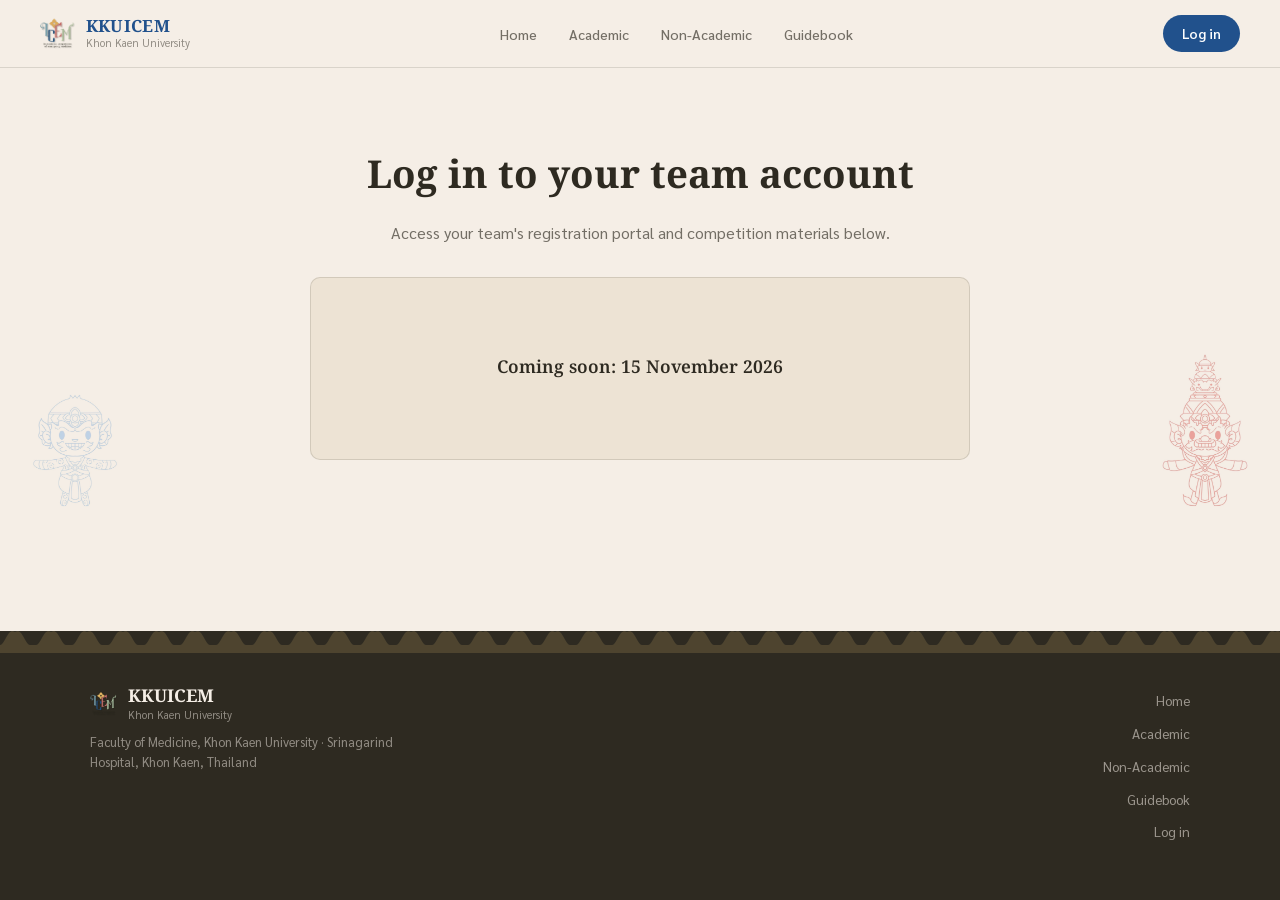
<file: login.html>
<!DOCTYPE html>
<html lang="en">
<head>
  <meta charset="UTF-8">
  <meta name="viewport" content="width=device-width, initial-scale=1.0">
  <meta name="description" content="Log in to your KKUICEM team account to register and access competition materials.">
  <title>KKUICEM — Log in</title>
  <link rel="stylesheet" href="style.css">
</head>
<body>

<nav class="site-nav" aria-label="Main navigation">
  <a href="index.html" class="nav-wordmark" aria-label="KKUICEM — go to home">
    <img src="assets/icem-logo-color.png" class="crest-img" alt="" aria-hidden="true">
    <div class="nav-wordmark-text">
      <span class="nav-wordmark-title">KKUICEM</span>
      <span class="nav-wordmark-sub">Khon Kaen University</span>
    </div>
  </a>
  <ul class="nav-links" role="list">
    <li><a href="index.html">Home</a></li>
    <li><a href="academic.html">Academic</a></li>
    <li><a href="non-academic.html">Non-Academic</a></li>
    <li><a href="guidebook.html">Guidebook</a></li>
  </ul>
  <a href="login.html" class="nav-login-btn" aria-current="page">Log in</a>
</nav>

<main>

  <div class="login-wrapper">
    <img src="assets/mascot-blue.png" class="login-mascot login-mascot-blue" aria-hidden="true" alt="">
    <img src="assets/mascot-red.png" class="login-mascot login-mascot-red" aria-hidden="true" alt="">
    <section class="login-section" aria-labelledby="login-heading">
      <h1 id="login-heading">Log in to your team account</h1>
      <p class="login-lede">Access your team's registration portal and competition materials below.</p>
      <div class="login-card">
        <div class="login-portal">
          <p class="login-portal-label">Coming soon: 15 November 2026</p>
        </div>
        <!-- Temporarily hidden until 15 November 2026 — remove the block above and these comment markers to restore the login form.
        <iframe
          src="https://kkuicemofficial-ctrl.github.io/KKUICEMBackend/"
          title="KKUICEM team registration form"
          loading="lazy"
        ></iframe>
        <p class="login-fallback">
          Form not loading?
          <a href="https://kkuicemofficial-ctrl.github.io/KKUICEMBackend/" target="_blank" rel="noopener noreferrer">Open it in a new tab.</a>
        </p>
        -->
      </div>
    </section>
  </div>

</main>

<footer class="site-footer">
  <div class="footer-inner">
    <div>
      <div class="footer-brand">
        <img src="assets/icem-logo-color.png" class="crest-img" alt="" aria-hidden="true">
        <div class="footer-wordmark-text">
          <div class="footer-wordmark-title">KKUICEM</div>
          <div class="footer-wordmark-sub">Khon Kaen University</div>
        </div>
      </div>
      <p class="footer-address">Faculty of Medicine, Khon Kaen University · Srinagarind Hospital, Khon Kaen, Thailand</p>
    </div>
    <ul class="footer-nav" role="list">
      <li><a href="index.html">Home</a></li>
      <li><a href="academic.html">Academic</a></li>
      <li><a href="non-academic.html">Non-Academic</a></li>
      <li><a href="guidebook.html">Guidebook</a></li>
      <li><a href="login.html">Log in</a></li>
    </ul>
  </div>
</footer>

</body>
</html>
</file>
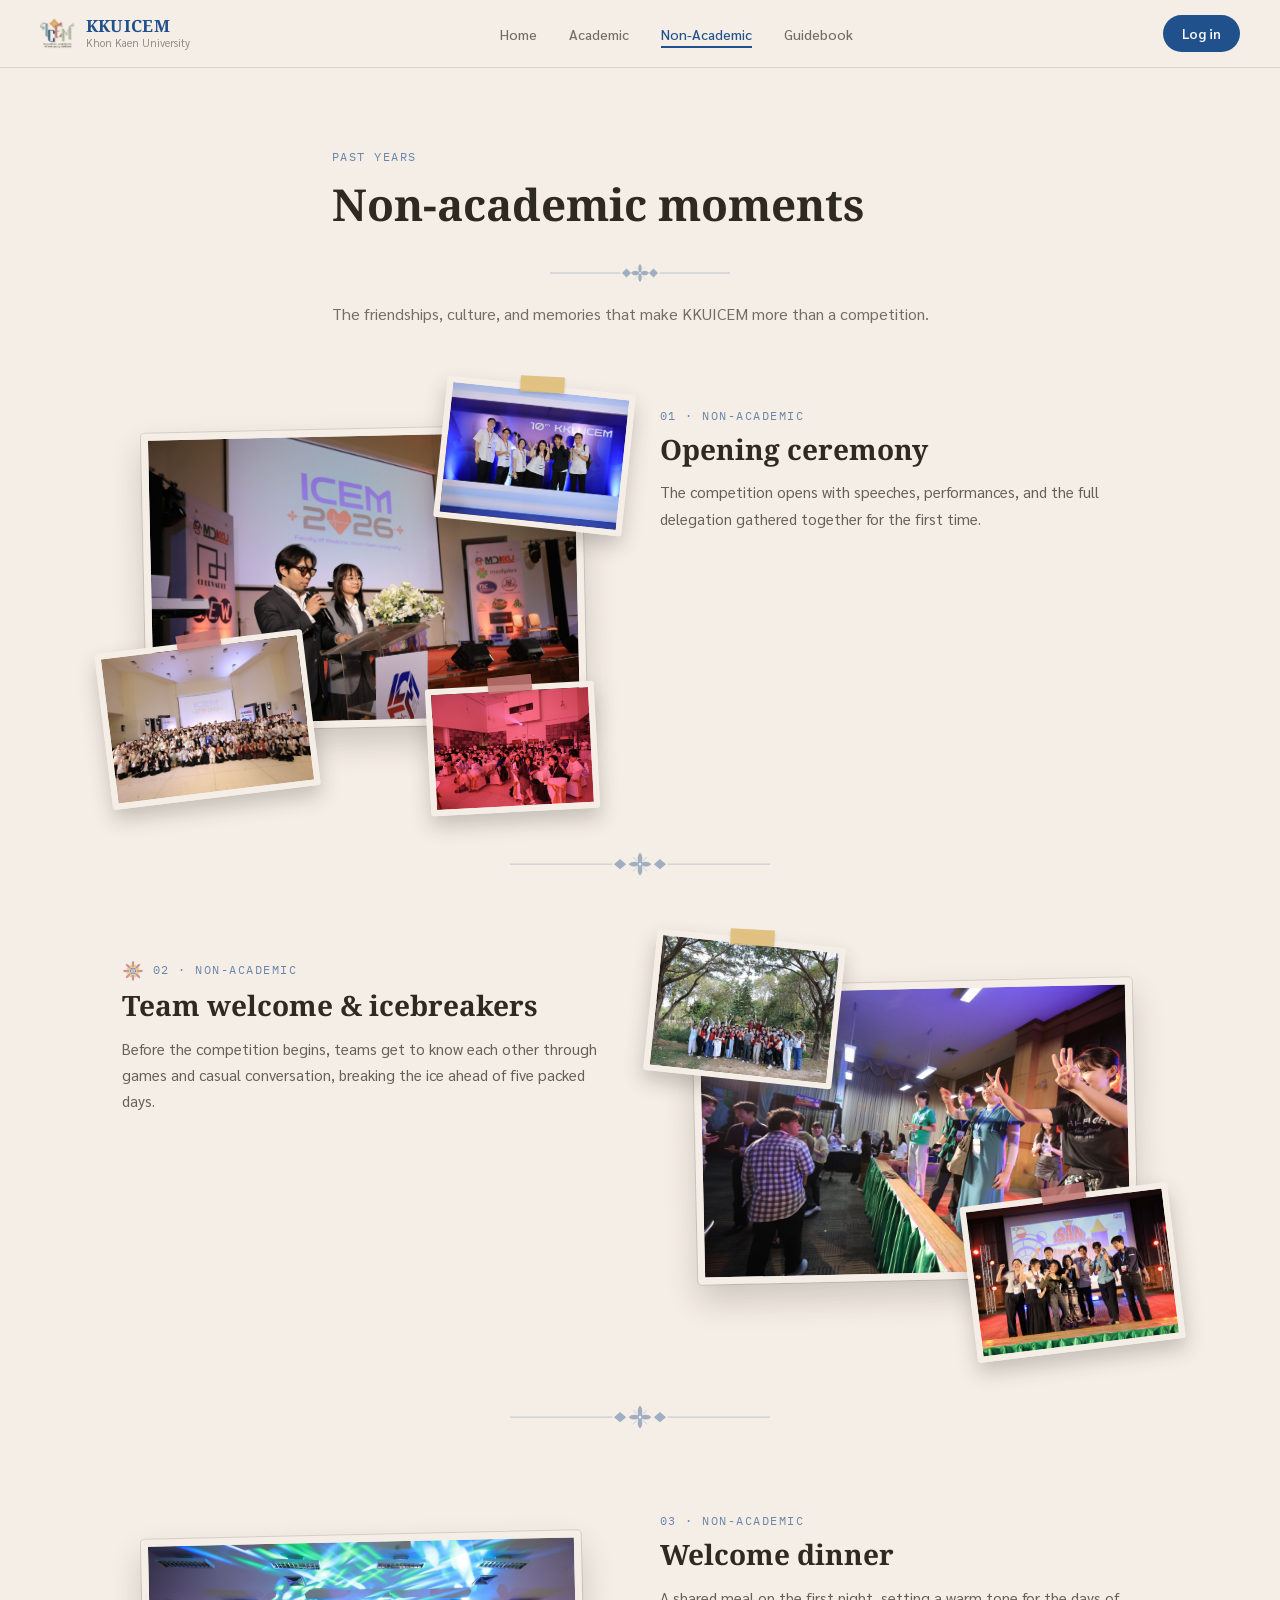
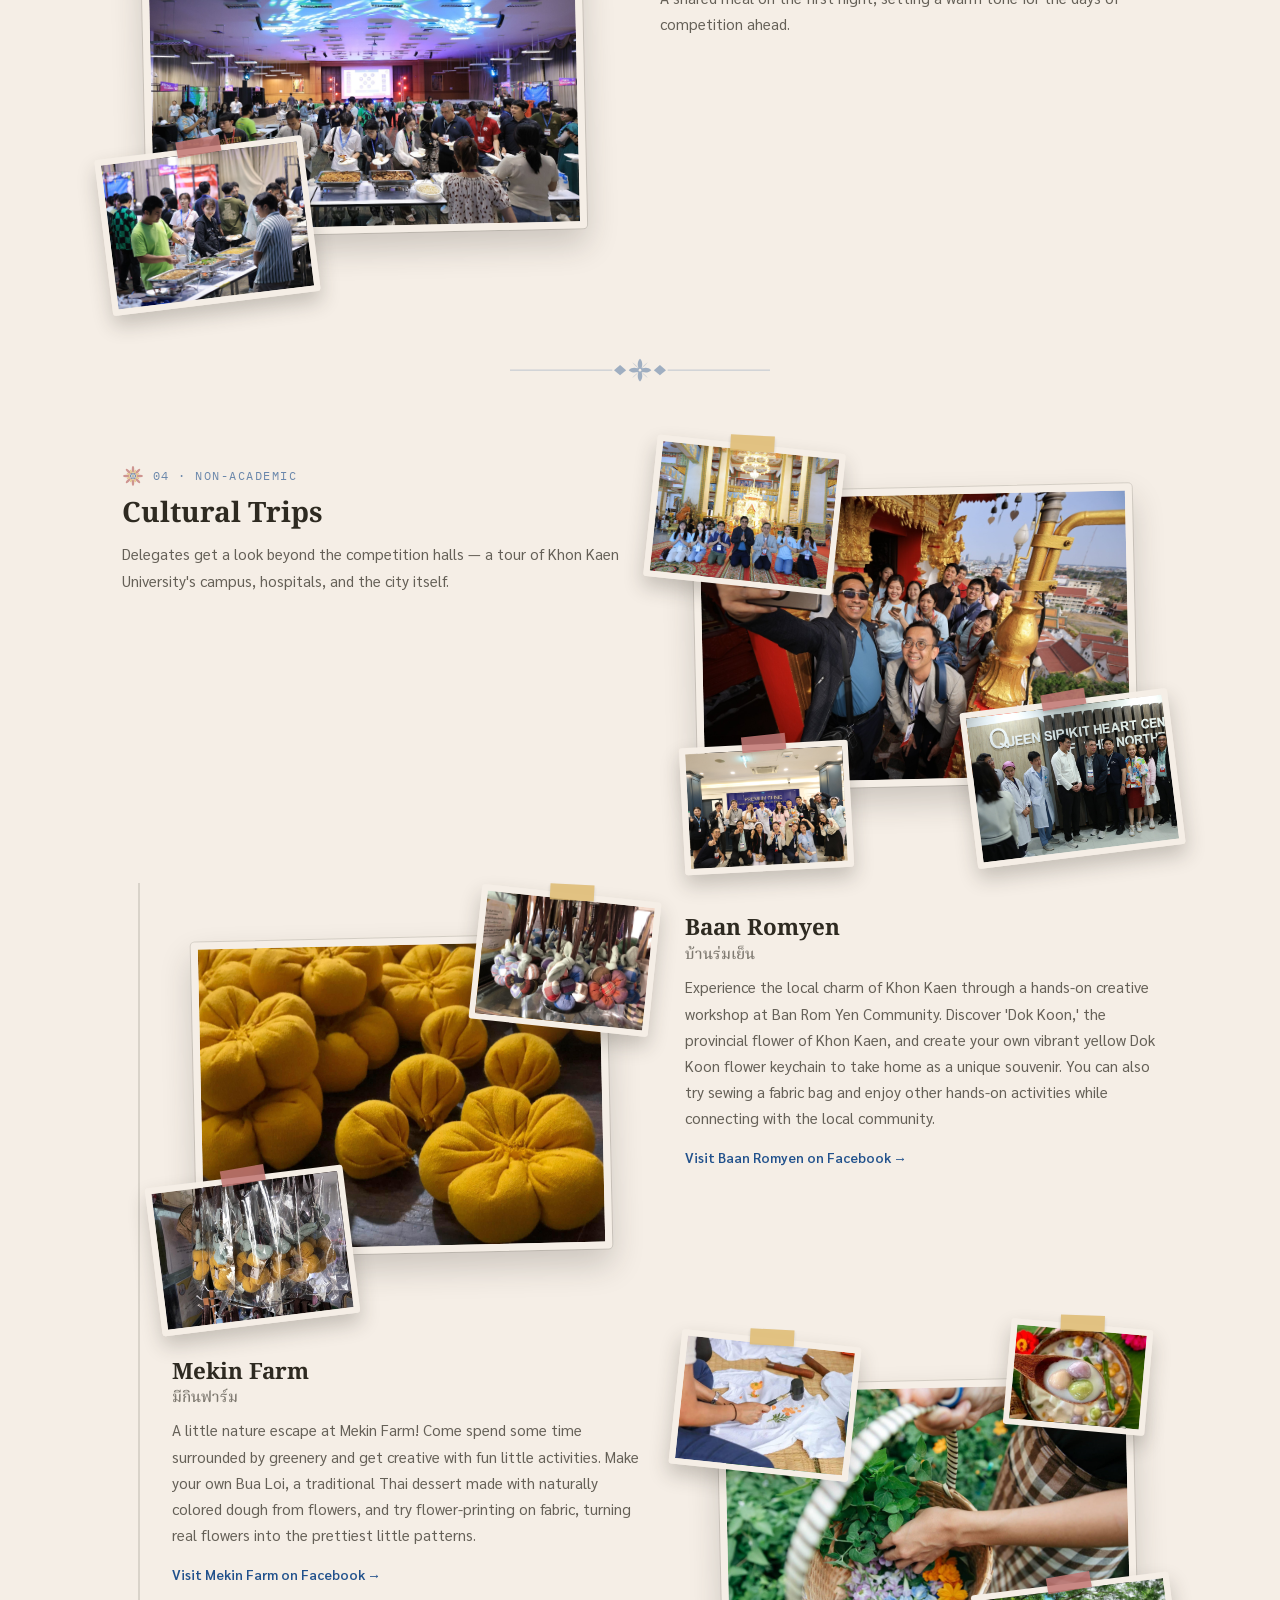
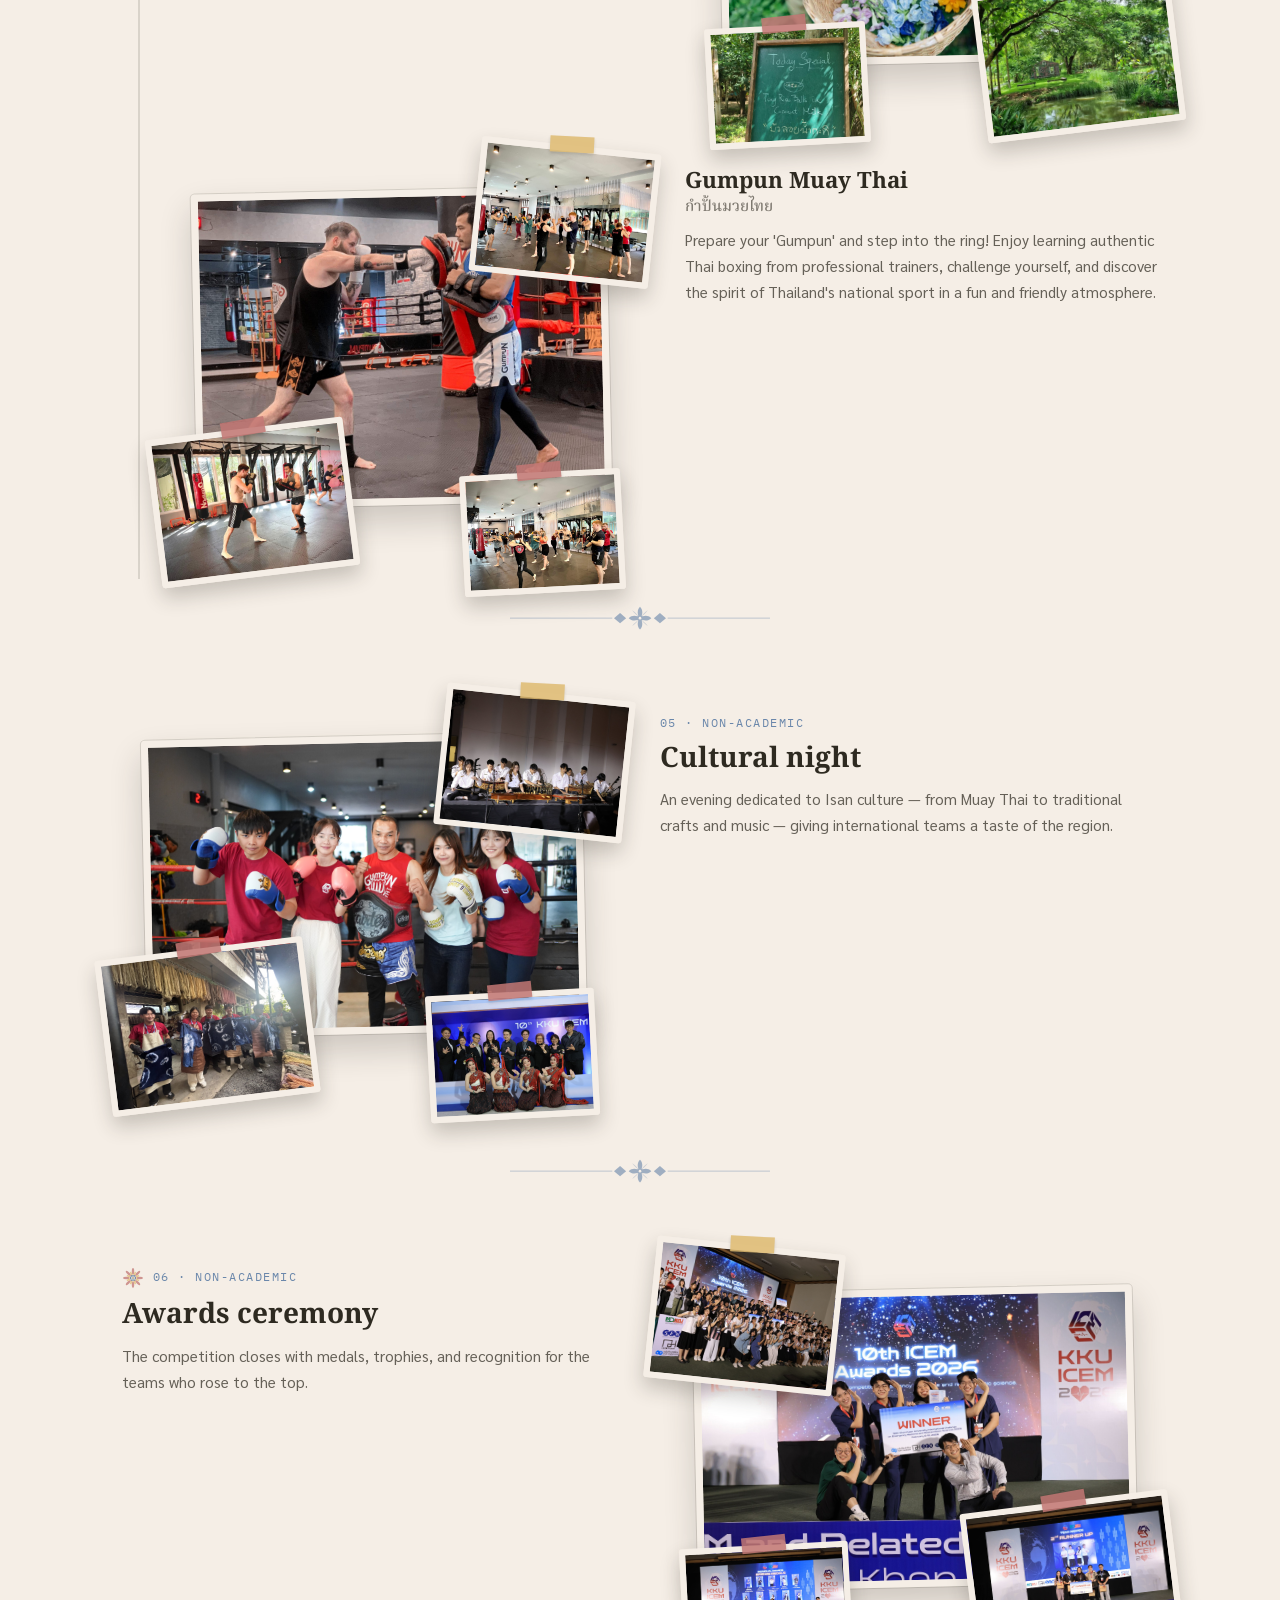
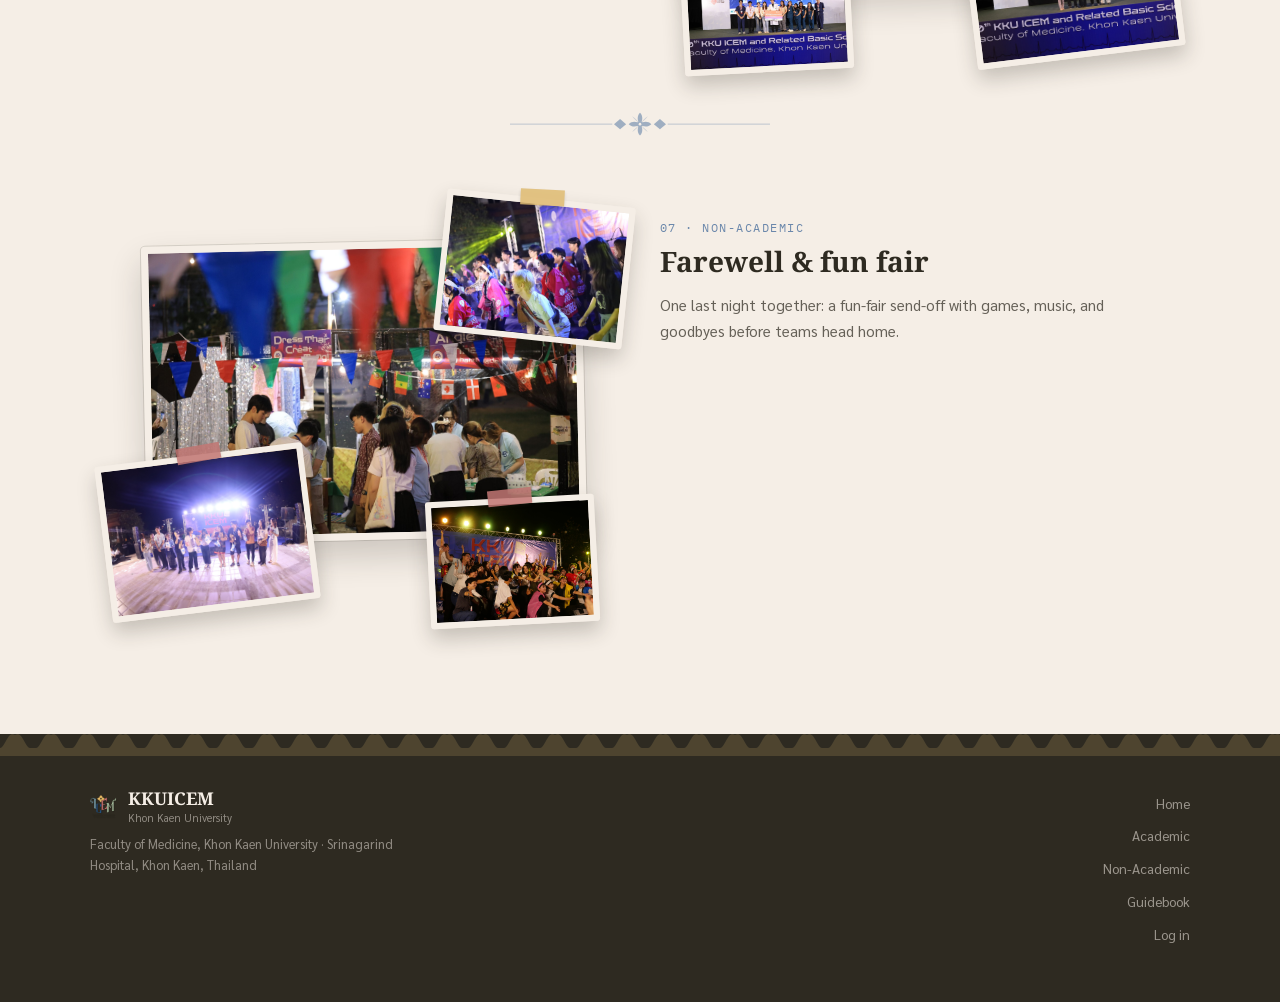
<file: non-academic.html>
<!DOCTYPE html>
<html lang="en">
<head>
  <meta charset="UTF-8">
  <meta name="viewport" content="width=device-width, initial-scale=1.0">
  <meta name="description" content="KKUICEM Non-Academic Gallery — photos from the opening ceremony, cultural night, welcome dinner, and city tours from past competitions.">
  <title>KKUICEM — Non-Academic Gallery</title>
  <link rel="stylesheet" href="style.css">
</head>
<body>

<nav class="site-nav" aria-label="Main navigation">
  <a href="index.html" class="nav-wordmark" aria-label="KKUICEM — go to home">
    <img src="assets/icem-logo-color.png" class="crest-img" alt="" aria-hidden="true">
    <div class="nav-wordmark-text">
      <span class="nav-wordmark-title">KKUICEM</span>
      <span class="nav-wordmark-sub">Khon Kaen University</span>
    </div>
  </a>
  <ul class="nav-links" role="list">
    <li><a href="index.html">Home</a></li>
    <li><a href="academic.html">Academic</a></li>
    <li><a href="non-academic.html" aria-current="page">Non-Academic</a></li>
    <li><a href="guidebook.html">Guidebook</a></li>
  </ul>
  <a href="login.html" class="nav-login-btn">Log in</a>
</nav>

<main>

  <div class="gallery-header">
    <p class="past-label">Past years</p>
    <h1>Non-academic moments</h1>
    <div class="thai-ornament" aria-hidden="true">
      <svg viewBox="0 0 200 20" fill="none" xmlns="http://www.w3.org/2000/svg">
        <line x1="0" y1="10" x2="78" y2="10" stroke="currentColor" stroke-width="0.75"/>
        <line x1="122" y1="10" x2="200" y2="10" stroke="currentColor" stroke-width="0.75"/>
        <path d="M80 10 L85 5 L90 10 L85 15Z" fill="currentColor"/>
        <path d="M110 10 L115 5 L120 10 L115 15Z" fill="currentColor"/>
        <path d="M100 10 C102 7,103 3,100 0 C97 3,98 7,100 10Z" fill="currentColor"/>
        <path d="M100 10 C102 13,103 17,100 20 C97 17,98 13,100 10Z" fill="currentColor"/>
        <path d="M100 10 C97 7,93 6,90 10 C93 14,97 13,100 10Z" fill="currentColor"/>
        <path d="M100 10 C103 7,107 6,110 10 C107 14,103 13,100 10Z" fill="currentColor"/>
        <path d="M100 10 C98 7,95 4,93 2 C95 5,98 7,100 10Z" fill="currentColor" opacity="0.55"/>
        <path d="M100 10 C102 7,105 4,107 2 C105 5,102 7,100 10Z" fill="currentColor" opacity="0.55"/>
        <path d="M100 10 C98 13,95 16,93 18 C95 15,98 13,100 10Z" fill="currentColor" opacity="0.55"/>
        <path d="M100 10 C102 13,105 16,107 18 C105 15,102 13,100 10Z" fill="currentColor" opacity="0.55"/>
        <circle cx="100" cy="10" r="2.5" fill="currentColor"/>
        <circle cx="100" cy="10" r="1.1" fill="var(--cream)"/>
      </svg>
    </div>
    <p class="lede">The friendships, culture, and memories that make KKUICEM more than a competition.</p>
  </div>

  <div class="gallery-sections">

    <!-- 01 Opening ceremony — cover left -->
    <div class="story-section">
      <div class="story-cover-col">
        <div class="story-collage">
          <img src="assets/non-academic/opening-ceremony-1.jpg" class="collage-main" alt="The full delegation gathered on stage at the KKUICEM opening ceremony">
          <div class="collage-photo"><img src="assets/non-academic/opening-ceremony-2.jpg" alt="Opening ceremony — photo 2" loading="lazy"><span class="tape tape--coral" aria-hidden="true"></span></div>
          <div class="collage-photo"><img src="assets/non-academic/opening-ceremony-3.jpg" alt="Opening ceremony — photo 3" loading="lazy"><span class="tape tape--mustard" aria-hidden="true"></span></div>
          <div class="collage-photo"><img src="assets/non-academic/opening-ceremony-4.jpg" alt="Opening ceremony — photo 4" loading="lazy"><span class="tape tape--coral" aria-hidden="true"></span></div>
        </div>
      </div>
      <div class="story-content-col">
        <div class="story-eyebrow"><span class="past-label">01 · Non-Academic</span></div>
        <h2 class="story-heading">Opening ceremony</h2>
        <p class="story-caption">The competition opens with speeches, performances, and the full delegation gathered together for the first time.</p>
      </div>
    </div>

    <div class="thai-ornament" aria-hidden="true"><svg viewBox="0 0 300 28" fill="none" xmlns="http://www.w3.org/2000/svg"><line x1="0" y1="14" x2="118" y2="14" stroke="currentColor" stroke-width="0.75"/><line x1="182" y1="14" x2="300" y2="14" stroke="currentColor" stroke-width="0.75"/><path d="M120 14 L127 8 L134 14 L127 20Z" fill="currentColor"/><path d="M166 14 L173 8 L180 14 L173 20Z" fill="currentColor"/><path d="M150 14 C153 11,154 5,150 1 C146 5,147 11,150 14Z" fill="currentColor"/><path d="M150 14 C153 17,154 23,150 27 C146 23,147 17,150 14Z" fill="currentColor"/><path d="M150 14 C147 11,141 10,137 14 C141 18,147 17,150 14Z" fill="currentColor"/><path d="M150 14 C153 11,159 10,163 14 C159 18,153 17,150 14Z" fill="currentColor"/><path d="M150 14 C148 11,144 7,141 5 C143 8,147 11,150 14Z" fill="currentColor" opacity="0.55"/><path d="M150 14 C152 11,156 7,159 5 C157 8,153 11,150 14Z" fill="currentColor" opacity="0.55"/><path d="M150 14 C148 17,144 21,141 23 C143 20,147 17,150 14Z" fill="currentColor" opacity="0.55"/><path d="M150 14 C152 17,156 21,159 23 C157 20,153 17,150 14Z" fill="currentColor" opacity="0.55"/><circle cx="150" cy="14" r="3.2" fill="currentColor"/><circle cx="150" cy="14" r="1.5" fill="var(--cream)"/></svg></div>

    <!-- 02 Team welcome & icebreakers — cover right (flip) + medallion (2 extra photos) -->
    <div class="story-section story-section--flip">
      <div class="story-cover-col">
        <div class="story-collage">
          <img src="assets/non-academic/team-welcome-icebreakers-1.jpg" class="collage-main" alt="Teams laughing and mixing during welcome icebreaker activities">
          <div class="collage-photo"><img src="assets/non-academic/team-welcome-icebreakers-2.jpg" alt="Team welcome & icebreakers — photo 2" loading="lazy"><span class="tape tape--coral" aria-hidden="true"></span></div>
          <div class="collage-photo"><img src="assets/non-academic/team-welcome-icebreakers-3.jpg" alt="Team welcome & icebreakers — photo 3" loading="lazy"><span class="tape tape--mustard" aria-hidden="true"></span></div>
        </div>
      </div>
      <div class="story-content-col">
        <div class="story-eyebrow">
          <svg class="story-eyebrow-medallion" viewBox="0 0 120 120" xmlns="http://www.w3.org/2000/svg" aria-hidden="true" width="22" height="22"><g transform="translate(60,60)"><ellipse rx="6.5" ry="18" cy="-36" fill="#C27774" transform="rotate(0)"/><ellipse rx="6.5" ry="18" cy="-36" fill="#C27774" transform="rotate(45)"/><ellipse rx="6.5" ry="18" cy="-36" fill="#C27774" transform="rotate(90)"/><ellipse rx="6.5" ry="18" cy="-36" fill="#C27774" transform="rotate(135)"/><ellipse rx="6.5" ry="18" cy="-36" fill="#C27774" transform="rotate(180)"/><ellipse rx="6.5" ry="18" cy="-36" fill="#C27774" transform="rotate(225)"/><ellipse rx="6.5" ry="18" cy="-36" fill="#C27774" transform="rotate(270)"/><ellipse rx="6.5" ry="18" cy="-36" fill="#C27774" transform="rotate(315)"/><ellipse rx="5" ry="13" cy="-24" fill="#DFBB71" transform="rotate(22.5)"/><ellipse rx="5" ry="13" cy="-24" fill="#DFBB71" transform="rotate(67.5)"/><ellipse rx="5" ry="13" cy="-24" fill="#DFBB71" transform="rotate(112.5)"/><ellipse rx="5" ry="13" cy="-24" fill="#DFBB71" transform="rotate(157.5)"/><ellipse rx="5" ry="13" cy="-24" fill="#DFBB71" transform="rotate(202.5)"/><ellipse rx="5" ry="13" cy="-24" fill="#DFBB71" transform="rotate(247.5)"/><ellipse rx="5" ry="13" cy="-24" fill="#DFBB71" transform="rotate(292.5)"/><ellipse rx="5" ry="13" cy="-24" fill="#DFBB71" transform="rotate(337.5)"/><circle r="16" fill="#21518C"/><ellipse rx="3" ry="9" cy="-8" fill="#F5EEE6" transform="rotate(0)"/><ellipse rx="3" ry="9" cy="-8" fill="#F5EEE6" transform="rotate(60)"/><ellipse rx="3" ry="9" cy="-8" fill="#F5EEE6" transform="rotate(120)"/><ellipse rx="3" ry="9" cy="-8" fill="#F5EEE6" transform="rotate(180)"/><ellipse rx="3" ry="9" cy="-8" fill="#F5EEE6" transform="rotate(240)"/><ellipse rx="3" ry="9" cy="-8" fill="#F5EEE6" transform="rotate(300)"/><circle r="6" fill="#DFBB71"/><circle r="3" fill="#21518C"/><circle r="1.5" fill="#F5EEE6"/></g></svg>
          <span class="past-label">02 · Non-Academic</span>
        </div>
        <h2 class="story-heading">Team welcome &amp; icebreakers</h2>
        <p class="story-caption">Before the competition begins, teams get to know each other through games and casual conversation, breaking the ice ahead of five packed days.</p>
      </div>
    </div>

    <div class="thai-ornament" aria-hidden="true"><svg viewBox="0 0 300 28" fill="none" xmlns="http://www.w3.org/2000/svg"><line x1="0" y1="14" x2="118" y2="14" stroke="currentColor" stroke-width="0.75"/><line x1="182" y1="14" x2="300" y2="14" stroke="currentColor" stroke-width="0.75"/><path d="M120 14 L127 8 L134 14 L127 20Z" fill="currentColor"/><path d="M166 14 L173 8 L180 14 L173 20Z" fill="currentColor"/><path d="M150 14 C153 11,154 5,150 1 C146 5,147 11,150 14Z" fill="currentColor"/><path d="M150 14 C153 17,154 23,150 27 C146 23,147 17,150 14Z" fill="currentColor"/><path d="M150 14 C147 11,141 10,137 14 C141 18,147 17,150 14Z" fill="currentColor"/><path d="M150 14 C153 11,159 10,163 14 C159 18,153 17,150 14Z" fill="currentColor"/><path d="M150 14 C148 11,144 7,141 5 C143 8,147 11,150 14Z" fill="currentColor" opacity="0.55"/><path d="M150 14 C152 11,156 7,159 5 C157 8,153 11,150 14Z" fill="currentColor" opacity="0.55"/><path d="M150 14 C148 17,144 21,141 23 C143 20,147 17,150 14Z" fill="currentColor" opacity="0.55"/><path d="M150 14 C152 17,156 21,159 23 C157 20,153 17,150 14Z" fill="currentColor" opacity="0.55"/><circle cx="150" cy="14" r="3.2" fill="currentColor"/><circle cx="150" cy="14" r="1.5" fill="var(--cream)"/></svg></div>

    <!-- 03 Welcome dinner — cover left (1 extra photo) -->
    <div class="story-section">
      <div class="story-cover-col">
        <div class="story-collage">
          <img src="assets/non-academic/welcome-dinner-1.jpg" class="collage-main" alt="Participants sharing a meal together at the welcome dinner">
          <div class="collage-photo"><img src="assets/non-academic/welcome-dinner-2.jpg" alt="Welcome dinner — photo 2" loading="lazy"><span class="tape tape--coral" aria-hidden="true"></span></div>
        </div>
      </div>
      <div class="story-content-col">
        <div class="story-eyebrow"><span class="past-label">03 · Non-Academic</span></div>
        <h2 class="story-heading">Welcome dinner</h2>
        <p class="story-caption">A shared meal on the first night, setting a warm tone for the days of competition ahead.</p>
      </div>
    </div>

    <div class="thai-ornament" aria-hidden="true"><svg viewBox="0 0 300 28" fill="none" xmlns="http://www.w3.org/2000/svg"><line x1="0" y1="14" x2="118" y2="14" stroke="currentColor" stroke-width="0.75"/><line x1="182" y1="14" x2="300" y2="14" stroke="currentColor" stroke-width="0.75"/><path d="M120 14 L127 8 L134 14 L127 20Z" fill="currentColor"/><path d="M166 14 L173 8 L180 14 L173 20Z" fill="currentColor"/><path d="M150 14 C153 11,154 5,150 1 C146 5,147 11,150 14Z" fill="currentColor"/><path d="M150 14 C153 17,154 23,150 27 C146 23,147 17,150 14Z" fill="currentColor"/><path d="M150 14 C147 11,141 10,137 14 C141 18,147 17,150 14Z" fill="currentColor"/><path d="M150 14 C153 11,159 10,163 14 C159 18,153 17,150 14Z" fill="currentColor"/><path d="M150 14 C148 11,144 7,141 5 C143 8,147 11,150 14Z" fill="currentColor" opacity="0.55"/><path d="M150 14 C152 11,156 7,159 5 C157 8,153 11,150 14Z" fill="currentColor" opacity="0.55"/><path d="M150 14 C148 17,144 21,141 23 C143 20,147 17,150 14Z" fill="currentColor" opacity="0.55"/><path d="M150 14 C152 17,156 21,159 23 C157 20,153 17,150 14Z" fill="currentColor" opacity="0.55"/><circle cx="150" cy="14" r="3.2" fill="currentColor"/><circle cx="150" cy="14" r="1.5" fill="var(--cream)"/></svg></div>

    <!-- 04 Cultural Trips — cover right (flip) + medallion, followed by 3 trip places -->
    <div class="story-section story-section--flip">
      <div class="story-cover-col">
        <div class="story-collage">
          <img src="assets/non-academic/city-campus-tour-1.jpg" class="collage-main" alt="Delegates exploring Khon Kaen city on the group tour">
          <div class="collage-photo"><img src="assets/non-academic/city-campus-tour-2.jpg" alt="City & campus tour — photo 2" loading="lazy"><span class="tape tape--coral" aria-hidden="true"></span></div>
          <div class="collage-photo"><img src="assets/non-academic/city-campus-tour-3.jpg" alt="City & campus tour — photo 3" loading="lazy"><span class="tape tape--mustard" aria-hidden="true"></span></div>
          <div class="collage-photo"><img src="assets/non-academic/city-campus-tour-4.jpg" alt="City & campus tour — photo 4" loading="lazy"><span class="tape tape--coral" aria-hidden="true"></span></div>
        </div>
      </div>
      <div class="story-content-col">
        <div class="story-eyebrow">
          <svg class="story-eyebrow-medallion" viewBox="0 0 120 120" xmlns="http://www.w3.org/2000/svg" aria-hidden="true" width="22" height="22"><g transform="translate(60,60)"><ellipse rx="6.5" ry="18" cy="-36" fill="#C27774" transform="rotate(0)"/><ellipse rx="6.5" ry="18" cy="-36" fill="#C27774" transform="rotate(45)"/><ellipse rx="6.5" ry="18" cy="-36" fill="#C27774" transform="rotate(90)"/><ellipse rx="6.5" ry="18" cy="-36" fill="#C27774" transform="rotate(135)"/><ellipse rx="6.5" ry="18" cy="-36" fill="#C27774" transform="rotate(180)"/><ellipse rx="6.5" ry="18" cy="-36" fill="#C27774" transform="rotate(225)"/><ellipse rx="6.5" ry="18" cy="-36" fill="#C27774" transform="rotate(270)"/><ellipse rx="6.5" ry="18" cy="-36" fill="#C27774" transform="rotate(315)"/><ellipse rx="5" ry="13" cy="-24" fill="#DFBB71" transform="rotate(22.5)"/><ellipse rx="5" ry="13" cy="-24" fill="#DFBB71" transform="rotate(67.5)"/><ellipse rx="5" ry="13" cy="-24" fill="#DFBB71" transform="rotate(112.5)"/><ellipse rx="5" ry="13" cy="-24" fill="#DFBB71" transform="rotate(157.5)"/><ellipse rx="5" ry="13" cy="-24" fill="#DFBB71" transform="rotate(202.5)"/><ellipse rx="5" ry="13" cy="-24" fill="#DFBB71" transform="rotate(247.5)"/><ellipse rx="5" ry="13" cy="-24" fill="#DFBB71" transform="rotate(292.5)"/><ellipse rx="5" ry="13" cy="-24" fill="#DFBB71" transform="rotate(337.5)"/><circle r="16" fill="#21518C"/><ellipse rx="3" ry="9" cy="-8" fill="#F5EEE6" transform="rotate(0)"/><ellipse rx="3" ry="9" cy="-8" fill="#F5EEE6" transform="rotate(60)"/><ellipse rx="3" ry="9" cy="-8" fill="#F5EEE6" transform="rotate(120)"/><ellipse rx="3" ry="9" cy="-8" fill="#F5EEE6" transform="rotate(180)"/><ellipse rx="3" ry="9" cy="-8" fill="#F5EEE6" transform="rotate(240)"/><ellipse rx="3" ry="9" cy="-8" fill="#F5EEE6" transform="rotate(300)"/><circle r="6" fill="#DFBB71"/><circle r="3" fill="#21518C"/><circle r="1.5" fill="#F5EEE6"/></g></svg>
          <span class="past-label">04 · Non-Academic</span>
        </div>
        <h2 class="story-heading">Cultural Trips</h2>
        <p class="story-caption">Delegates get a look beyond the competition halls — a tour of Khon Kaen University's campus, hospitals, and the city itself.</p>
      </div>
    </div>

    <div class="trip-places">

      <div class="story-section trip-place">
        <div class="story-cover-col">
          <div class="story-collage">
            <img src="assets/trips/baan-romyen-1.jpg" class="collage-main" alt="Baan Romyen community hands-on creative workshop" loading="lazy">
            <div class="collage-photo"><img src="assets/trips/baan-romyen-2.jpg" alt="Baan Romyen — photo 2" loading="lazy"><span class="tape tape--coral" aria-hidden="true"></span></div>
            <div class="collage-photo"><img src="assets/trips/baan-romyen-3.jpg" alt="Baan Romyen — photo 3" loading="lazy"><span class="tape tape--mustard" aria-hidden="true"></span></div>
          </div>
        </div>
        <div class="story-content-col">
          <h3 class="story-heading trip-place-heading">Baan Romyen <span class="trip-place-thai" lang="th">บ้านร่มเย็น</span></h3>
          <p class="story-caption">Experience the local charm of Khon Kaen through a hands-on creative workshop at Ban Rom Yen Community. Discover 'Dok Koon,' the provincial flower of Khon Kaen, and create your own vibrant yellow Dok Koon flower keychain to take home as a unique souvenir. You can also try sewing a fabric bag and enjoy other hands-on activities while connecting with the local community.</p>
          <a href="https://www.facebook.com/profile.php?id=100064069421767" class="nav-card-link" target="_blank" rel="noopener noreferrer">Visit Baan Romyen on Facebook →</a>
        </div>
      </div>

      <div class="story-section story-section--flip trip-place">
        <div class="story-cover-col">
          <div class="story-collage">
            <img src="assets/trips/mekin-farm-1.jpg" class="collage-main" alt="Mekin Farm surrounded by greenery" loading="lazy">
            <div class="collage-photo"><img src="assets/trips/mekin-farm-2.jpg" alt="Mekin Farm — photo 2" loading="lazy"><span class="tape tape--coral" aria-hidden="true"></span></div>
            <div class="collage-photo"><img src="assets/trips/mekin-farm-3.jpg" alt="Mekin Farm — photo 3" loading="lazy"><span class="tape tape--mustard" aria-hidden="true"></span></div>
            <div class="collage-photo"><img src="assets/trips/mekin-farm-4.jpg" alt="Mekin Farm — photo 4" loading="lazy"><span class="tape tape--coral" aria-hidden="true"></span></div>
            <div class="collage-photo"><img src="assets/trips/mekin-farm-5.jpg" alt="Mekin Farm — photo 5" loading="lazy"><span class="tape tape--mustard" aria-hidden="true"></span></div>
          </div>
        </div>
        <div class="story-content-col">
          <h3 class="story-heading trip-place-heading">Mekin Farm <span class="trip-place-thai" lang="th">มีกินฟาร์ม</span></h3>
          <p class="story-caption">A little nature escape at Mekin Farm! Come spend some time surrounded by greenery and get creative with fun little activities. Make your own Bua Loi, a traditional Thai dessert made with naturally colored dough from flowers, and try flower-printing on fabric, turning real flowers into the prettiest little patterns.</p>
          <a href="https://www.facebook.com/profile.php?id=100066670792040" class="nav-card-link" target="_blank" rel="noopener noreferrer">Visit Mekin Farm on Facebook →</a>
        </div>
      </div>

      <div class="story-section trip-place">
        <div class="story-cover-col">
          <div class="story-collage">
            <img src="assets/trips/gumpun-muay-thai-1.jpg" class="collage-main" alt="Learning Thai boxing at Gumpun Muay Thai" loading="lazy">
            <div class="collage-photo"><img src="assets/trips/gumpun-muay-thai-2.jpg" alt="Gumpun Muay Thai — photo 2" loading="lazy"><span class="tape tape--coral" aria-hidden="true"></span></div>
            <div class="collage-photo"><img src="assets/trips/gumpun-muay-thai-3.jpg" alt="Gumpun Muay Thai — photo 3" loading="lazy"><span class="tape tape--mustard" aria-hidden="true"></span></div>
            <div class="collage-photo"><img src="assets/trips/gumpun-muay-thai-4.jpg" alt="Gumpun Muay Thai — photo 4" loading="lazy"><span class="tape tape--coral" aria-hidden="true"></span></div>
          </div>
        </div>
        <div class="story-content-col">
          <h3 class="story-heading trip-place-heading">Gumpun Muay Thai <span class="trip-place-thai" lang="th">กำปั้นมวยไทย</span></h3>
          <p class="story-caption">Prepare your 'Gumpun' and step into the ring! Enjoy learning authentic Thai boxing from professional trainers, challenge yourself, and discover the spirit of Thailand's national sport in a fun and friendly atmosphere.</p>
        </div>
      </div>

    </div>

    <div class="thai-ornament" aria-hidden="true"><svg viewBox="0 0 300 28" fill="none" xmlns="http://www.w3.org/2000/svg"><line x1="0" y1="14" x2="118" y2="14" stroke="currentColor" stroke-width="0.75"/><line x1="182" y1="14" x2="300" y2="14" stroke="currentColor" stroke-width="0.75"/><path d="M120 14 L127 8 L134 14 L127 20Z" fill="currentColor"/><path d="M166 14 L173 8 L180 14 L173 20Z" fill="currentColor"/><path d="M150 14 C153 11,154 5,150 1 C146 5,147 11,150 14Z" fill="currentColor"/><path d="M150 14 C153 17,154 23,150 27 C146 23,147 17,150 14Z" fill="currentColor"/><path d="M150 14 C147 11,141 10,137 14 C141 18,147 17,150 14Z" fill="currentColor"/><path d="M150 14 C153 11,159 10,163 14 C159 18,153 17,150 14Z" fill="currentColor"/><path d="M150 14 C148 11,144 7,141 5 C143 8,147 11,150 14Z" fill="currentColor" opacity="0.55"/><path d="M150 14 C152 11,156 7,159 5 C157 8,153 11,150 14Z" fill="currentColor" opacity="0.55"/><path d="M150 14 C148 17,144 21,141 23 C143 20,147 17,150 14Z" fill="currentColor" opacity="0.55"/><path d="M150 14 C152 17,156 21,159 23 C157 20,153 17,150 14Z" fill="currentColor" opacity="0.55"/><circle cx="150" cy="14" r="3.2" fill="currentColor"/><circle cx="150" cy="14" r="1.5" fill="var(--cream)"/></svg></div>

    <!-- 05 Cultural night — cover left -->
    <div class="story-section">
      <div class="story-cover-col">
        <div class="story-collage">
          <img src="assets/non-academic/cultural-night-1.jpg" class="collage-main" alt="Participants joining in a traditional Isan cultural activity during cultural night">
          <div class="collage-photo"><img src="assets/non-academic/cultural-night-2.jpg" alt="Cultural night — photo 2" loading="lazy"><span class="tape tape--coral" aria-hidden="true"></span></div>
          <div class="collage-photo"><img src="assets/non-academic/cultural-night-3.jpg" alt="Cultural night — photo 3" loading="lazy"><span class="tape tape--mustard" aria-hidden="true"></span></div>
          <div class="collage-photo"><img src="assets/non-academic/cultural-night-4.jpg" alt="Cultural night — photo 4" loading="lazy"><span class="tape tape--coral" aria-hidden="true"></span></div>
        </div>
      </div>
      <div class="story-content-col">
        <div class="story-eyebrow"><span class="past-label">05 · Non-Academic</span></div>
        <h2 class="story-heading">Cultural night</h2>
        <p class="story-caption">An evening dedicated to Isan culture — from Muay Thai to traditional crafts and music — giving international teams a taste of the region.</p>
      </div>
    </div>

    <div class="thai-ornament" aria-hidden="true"><svg viewBox="0 0 300 28" fill="none" xmlns="http://www.w3.org/2000/svg"><line x1="0" y1="14" x2="118" y2="14" stroke="currentColor" stroke-width="0.75"/><line x1="182" y1="14" x2="300" y2="14" stroke="currentColor" stroke-width="0.75"/><path d="M120 14 L127 8 L134 14 L127 20Z" fill="currentColor"/><path d="M166 14 L173 8 L180 14 L173 20Z" fill="currentColor"/><path d="M150 14 C153 11,154 5,150 1 C146 5,147 11,150 14Z" fill="currentColor"/><path d="M150 14 C153 17,154 23,150 27 C146 23,147 17,150 14Z" fill="currentColor"/><path d="M150 14 C147 11,141 10,137 14 C141 18,147 17,150 14Z" fill="currentColor"/><path d="M150 14 C153 11,159 10,163 14 C159 18,153 17,150 14Z" fill="currentColor"/><path d="M150 14 C148 11,144 7,141 5 C143 8,147 11,150 14Z" fill="currentColor" opacity="0.55"/><path d="M150 14 C152 11,156 7,159 5 C157 8,153 11,150 14Z" fill="currentColor" opacity="0.55"/><path d="M150 14 C148 17,144 21,141 23 C143 20,147 17,150 14Z" fill="currentColor" opacity="0.55"/><path d="M150 14 C152 17,156 21,159 23 C157 20,153 17,150 14Z" fill="currentColor" opacity="0.55"/><circle cx="150" cy="14" r="3.2" fill="currentColor"/><circle cx="150" cy="14" r="1.5" fill="var(--cream)"/></svg></div>

    <!-- 06 Awards ceremony — cover right (flip) + medallion -->
    <div class="story-section story-section--flip">
      <div class="story-cover-col">
        <div class="story-collage">
          <img src="assets/non-academic/awards-ceremony-1.jpg" class="collage-main" alt="Winners on stage receiving trophies at the closing awards ceremony">
          <div class="collage-photo"><img src="assets/non-academic/awards-ceremony-2.jpg" alt="Awards ceremony — photo 2" loading="lazy"><span class="tape tape--coral" aria-hidden="true"></span></div>
          <div class="collage-photo"><img src="assets/non-academic/awards-ceremony-3.jpg" alt="Awards ceremony — photo 3" loading="lazy"><span class="tape tape--mustard" aria-hidden="true"></span></div>
          <div class="collage-photo"><img src="assets/non-academic/awards-ceremony-4.jpg" alt="Awards ceremony — photo 4" loading="lazy"><span class="tape tape--coral" aria-hidden="true"></span></div>
        </div>
      </div>
      <div class="story-content-col">
        <div class="story-eyebrow">
          <svg class="story-eyebrow-medallion" viewBox="0 0 120 120" xmlns="http://www.w3.org/2000/svg" aria-hidden="true" width="22" height="22"><g transform="translate(60,60)"><ellipse rx="6.5" ry="18" cy="-36" fill="#C27774" transform="rotate(0)"/><ellipse rx="6.5" ry="18" cy="-36" fill="#C27774" transform="rotate(45)"/><ellipse rx="6.5" ry="18" cy="-36" fill="#C27774" transform="rotate(90)"/><ellipse rx="6.5" ry="18" cy="-36" fill="#C27774" transform="rotate(135)"/><ellipse rx="6.5" ry="18" cy="-36" fill="#C27774" transform="rotate(180)"/><ellipse rx="6.5" ry="18" cy="-36" fill="#C27774" transform="rotate(225)"/><ellipse rx="6.5" ry="18" cy="-36" fill="#C27774" transform="rotate(270)"/><ellipse rx="6.5" ry="18" cy="-36" fill="#C27774" transform="rotate(315)"/><ellipse rx="5" ry="13" cy="-24" fill="#DFBB71" transform="rotate(22.5)"/><ellipse rx="5" ry="13" cy="-24" fill="#DFBB71" transform="rotate(67.5)"/><ellipse rx="5" ry="13" cy="-24" fill="#DFBB71" transform="rotate(112.5)"/><ellipse rx="5" ry="13" cy="-24" fill="#DFBB71" transform="rotate(157.5)"/><ellipse rx="5" ry="13" cy="-24" fill="#DFBB71" transform="rotate(202.5)"/><ellipse rx="5" ry="13" cy="-24" fill="#DFBB71" transform="rotate(247.5)"/><ellipse rx="5" ry="13" cy="-24" fill="#DFBB71" transform="rotate(292.5)"/><ellipse rx="5" ry="13" cy="-24" fill="#DFBB71" transform="rotate(337.5)"/><circle r="16" fill="#21518C"/><ellipse rx="3" ry="9" cy="-8" fill="#F5EEE6" transform="rotate(0)"/><ellipse rx="3" ry="9" cy="-8" fill="#F5EEE6" transform="rotate(60)"/><ellipse rx="3" ry="9" cy="-8" fill="#F5EEE6" transform="rotate(120)"/><ellipse rx="3" ry="9" cy="-8" fill="#F5EEE6" transform="rotate(180)"/><ellipse rx="3" ry="9" cy="-8" fill="#F5EEE6" transform="rotate(240)"/><ellipse rx="3" ry="9" cy="-8" fill="#F5EEE6" transform="rotate(300)"/><circle r="6" fill="#DFBB71"/><circle r="3" fill="#21518C"/><circle r="1.5" fill="#F5EEE6"/></g></svg>
          <span class="past-label">06 · Non-Academic</span>
        </div>
        <h2 class="story-heading">Awards ceremony</h2>
        <p class="story-caption">The competition closes with medals, trophies, and recognition for the teams who rose to the top.</p>
      </div>
    </div>

    <div class="thai-ornament" aria-hidden="true"><svg viewBox="0 0 300 28" fill="none" xmlns="http://www.w3.org/2000/svg"><line x1="0" y1="14" x2="118" y2="14" stroke="currentColor" stroke-width="0.75"/><line x1="182" y1="14" x2="300" y2="14" stroke="currentColor" stroke-width="0.75"/><path d="M120 14 L127 8 L134 14 L127 20Z" fill="currentColor"/><path d="M166 14 L173 8 L180 14 L173 20Z" fill="currentColor"/><path d="M150 14 C153 11,154 5,150 1 C146 5,147 11,150 14Z" fill="currentColor"/><path d="M150 14 C153 17,154 23,150 27 C146 23,147 17,150 14Z" fill="currentColor"/><path d="M150 14 C147 11,141 10,137 14 C141 18,147 17,150 14Z" fill="currentColor"/><path d="M150 14 C153 11,159 10,163 14 C159 18,153 17,150 14Z" fill="currentColor"/><path d="M150 14 C148 11,144 7,141 5 C143 8,147 11,150 14Z" fill="currentColor" opacity="0.55"/><path d="M150 14 C152 11,156 7,159 5 C157 8,153 11,150 14Z" fill="currentColor" opacity="0.55"/><path d="M150 14 C148 17,144 21,141 23 C143 20,147 17,150 14Z" fill="currentColor" opacity="0.55"/><path d="M150 14 C152 17,156 21,159 23 C157 20,153 17,150 14Z" fill="currentColor" opacity="0.55"/><circle cx="150" cy="14" r="3.2" fill="currentColor"/><circle cx="150" cy="14" r="1.5" fill="var(--cream)"/></svg></div>

    <!-- 07 Farewell & fun fair — cover left -->
    <div class="story-section">
      <div class="story-cover-col">
        <div class="story-collage">
          <img src="assets/non-academic/farewell-fun-fair-1.jpg" class="collage-main" alt="Participants enjoying the fun fair games and activities on the farewell night">
          <div class="collage-photo"><img src="assets/non-academic/farewell-fun-fair-2.jpg" alt="Farewell & fun fair — photo 2" loading="lazy"><span class="tape tape--coral" aria-hidden="true"></span></div>
          <div class="collage-photo"><img src="assets/non-academic/farewell-fun-fair-3.jpg" alt="Farewell & fun fair — photo 3" loading="lazy"><span class="tape tape--mustard" aria-hidden="true"></span></div>
          <div class="collage-photo"><img src="assets/non-academic/farewell-fun-fair-4.jpg" alt="Farewell & fun fair — photo 4" loading="lazy"><span class="tape tape--coral" aria-hidden="true"></span></div>
        </div>
      </div>
      <div class="story-content-col">
        <div class="story-eyebrow"><span class="past-label">07 · Non-Academic</span></div>
        <h2 class="story-heading">Farewell &amp; fun fair</h2>
        <p class="story-caption">One last night together: a fun-fair send-off with games, music, and goodbyes before teams head home.</p>
      </div>
    </div>

  </div>

</main>

<footer class="site-footer">
  <div class="footer-inner">
    <div>
      <div class="footer-brand">
        <img src="assets/icem-logo-color.png" class="crest-img" alt="" aria-hidden="true">
        <div class="footer-wordmark-text">
          <div class="footer-wordmark-title">KKUICEM</div>
          <div class="footer-wordmark-sub">Khon Kaen University</div>
        </div>
      </div>
      <p class="footer-address">Faculty of Medicine, Khon Kaen University · Srinagarind Hospital, Khon Kaen, Thailand</p>
    </div>
    <ul class="footer-nav" role="list">
      <li><a href="index.html">Home</a></li>
      <li><a href="academic.html">Academic</a></li>
      <li><a href="non-academic.html">Non-Academic</a></li>
      <li><a href="guidebook.html">Guidebook</a></li>
      <li><a href="login.html">Log in</a></li>
    </ul>
  </div>
</footer>

</body>
</html>
</file>
<file: style.css>
@import url('https://fonts.googleapis.com/css2?family=Noto+Serif+Thai:wght@400;500;600;700&family=Sarabun:wght@400;500;600&family=IBM+Plex+Mono:wght@400;500&display=swap');

:root {
  --cream:      #F5EEE6;
  --cream-deep: #EDE3D4;
  --ink:        #2E2A21;
  --navy:       #21518C;
  --navy-deep:  #1A3E6B;
  --dusty:      #88ABBE;
  --sage:       #B8CBAF;
  --coral:      #C27774;
  --mustard:    #DFBB71;
  --line:       rgba(46, 42, 33, 0.14);
}

*, *::before, *::after { box-sizing: border-box; margin: 0; padding: 0; }

html { scroll-behavior: smooth; }

body {
  background: var(--cream);
  color: var(--ink);
  font-family: 'Sarabun', sans-serif;
  font-size: 16px;
  line-height: 1.6;
  min-height: 100vh;
  display: flex;
  flex-direction: column;
}

main { flex: 1; }

img { max-width: 100%; height: auto; display: block; }

/* ------------------------------------------------------------------ NAV */

.site-nav {
  background: var(--cream);
  border-bottom: 1px solid var(--line);
  padding: 0 2.5rem;
  height: 68px;
  display: flex;
  align-items: center;
  justify-content: space-between;
  gap: 1.5rem;
  position: sticky;
  top: 0;
  z-index: 100;
}

.nav-wordmark {
  display: flex;
  align-items: center;
  gap: 0.6rem;
  text-decoration: none;
  flex-shrink: 0;
}

.nav-wordmark .crest-svg {
  color: var(--navy);
  width: 38px;
  height: 38px;
  flex-shrink: 0;
}

.crest-img {
  flex-shrink: 0;
  object-fit: contain;
  display: block;
}

.nav-wordmark .crest-img  { width: 36px; height: 36px; mix-blend-mode: multiply; }
.footer-brand  .crest-img { width: 28px; height: 28px; }

.nav-wordmark-text { display: flex; flex-direction: column; line-height: 1.15; }

.nav-wordmark-title {
  font-family: 'Noto Serif Thai', serif;
  font-weight: 700;
  font-size: 1.05rem;
  color: var(--navy);
  letter-spacing: 0.02em;
}

.nav-wordmark-sub { font-size: 0.68rem; color: var(--ink); opacity: 0.5; }

.nav-links { display: flex; gap: 2rem; list-style: none; margin: 0; padding: 0; }

.nav-links a {
  font-size: 0.875rem;
  font-weight: 500;
  color: var(--ink);
  text-decoration: none;
  opacity: 0.65;
  transition: opacity 0.15s;
  padding-bottom: 3px;
  border-bottom: 2px solid transparent;
}

.nav-links a:hover { opacity: 1; }

.nav-links a[aria-current="page"] {
  color: var(--navy);
  opacity: 1;
  border-bottom-color: var(--navy);
}

.nav-login-btn {
  display: inline-block;
  padding: 0.45rem 1.2rem;
  background: var(--navy);
  color: #fff;
  font-size: 0.85rem;
  font-weight: 600;
  text-decoration: none;
  border-radius: 999px;
  transition: background 0.15s;
  flex-shrink: 0;
  white-space: nowrap;
}

.nav-login-btn:hover { background: var(--navy-deep); }

.nav-links a:focus-visible,
.nav-login-btn:focus-visible,
.nav-wordmark:focus-visible {
  outline: 2px solid var(--navy);
  outline-offset: 3px;
  border-radius: 3px;
}

/* --------------------------------------------------------------- FOOTER */

.site-footer {
  background: var(--ink);
  padding: 3.5rem 2.5rem;
  background-image: url("data:image/svg+xml,%3Csvg xmlns='http://www.w3.org/2000/svg' viewBox='0 0 36 22'%3E%3Cpath d='M0 22 L0 14 C3 14 6 6 9 2 C11 0 13 0 15 1 C17 0 19 0 21 2 C24 6 27 14 30 14 L36 14 L36 22 Z' fill='%23DFBB71' opacity='0.18'/%3E%3C/svg%3E");
  background-repeat: repeat-x;
  background-size: 36px 22px;
  background-position: top left;
}

.footer-inner {
  max-width: 1100px;
  margin: 0 auto;
  display: flex;
  align-items: flex-start;
  justify-content: space-between;
  gap: 2.5rem;
  flex-wrap: wrap;
}

.footer-brand {
  display: flex;
  align-items: center;
  gap: 0.65rem;
  margin-bottom: 0.65rem;
}

.footer-brand .crest-svg { color: var(--cream); width: 38px; height: 38px; flex-shrink: 0; }

.footer-wordmark-text { line-height: 1.2; }

.footer-wordmark-title {
  font-family: 'Noto Serif Thai', serif;
  font-weight: 700;
  font-size: 1.1rem;
  color: var(--cream);
}

.footer-wordmark-sub { font-size: 0.68rem; color: var(--cream); opacity: 0.5; }

.footer-address { font-size: 0.8rem; color: var(--cream); opacity: 0.5; line-height: 1.6; max-width: 340px; }

.footer-nav {
  list-style: none;
  padding: 0;
  margin: 0;
  display: flex;
  flex-direction: column;
  gap: 0.45rem;
  text-align: right;
}

.footer-nav a { font-size: 0.85rem; color: var(--cream); opacity: 0.55; text-decoration: none; transition: opacity 0.15s; }

.footer-nav a:hover { opacity: 1; }

.footer-nav a:focus-visible { outline: 2px solid var(--cream); outline-offset: 2px; border-radius: 2px; }

/* ------------------------------------------------------------- DIVIDER */

.wave-divider {
  width: 100%;
  height: 38px;
  background-color: var(--cream);
  background-image: url("data:image/svg+xml,<svg xmlns='http://www.w3.org/2000/svg' viewBox='0 0 38 38'><g transform='translate(19,19)' opacity='0.38'><ellipse rx='2.5' ry='7' cy='-14' fill='%23C27774'/><ellipse rx='2.5' ry='7' cy='-14' fill='%23C27774' transform='rotate(45)'/><ellipse rx='2.5' ry='7' cy='-14' fill='%23C27774' transform='rotate(90)'/><ellipse rx='2.5' ry='7' cy='-14' fill='%23C27774' transform='rotate(135)'/><ellipse rx='2.5' ry='7' cy='-14' fill='%23C27774' transform='rotate(180)'/><ellipse rx='2.5' ry='7' cy='-14' fill='%23C27774' transform='rotate(225)'/><ellipse rx='2.5' ry='7' cy='-14' fill='%23C27774' transform='rotate(270)'/><ellipse rx='2.5' ry='7' cy='-14' fill='%23C27774' transform='rotate(315)'/><ellipse rx='2' ry='5' cy='-10' fill='%23DFBB71' transform='rotate(22.5)'/><ellipse rx='2' ry='5' cy='-10' fill='%23DFBB71' transform='rotate(67.5)'/><ellipse rx='2' ry='5' cy='-10' fill='%23DFBB71' transform='rotate(112.5)'/><ellipse rx='2' ry='5' cy='-10' fill='%23DFBB71' transform='rotate(157.5)'/><ellipse rx='2' ry='5' cy='-10' fill='%23DFBB71' transform='rotate(202.5)'/><ellipse rx='2' ry='5' cy='-10' fill='%23DFBB71' transform='rotate(247.5)'/><ellipse rx='2' ry='5' cy='-10' fill='%23DFBB71' transform='rotate(292.5)'/><ellipse rx='2' ry='5' cy='-10' fill='%23DFBB71' transform='rotate(337.5)'/><circle r='5' fill='%2321518C'/><circle r='2' fill='%23DFBB71'/><circle r='1' fill='%2321518C'/></g></svg>");
  background-repeat: repeat-x;
  background-size: 38px 38px;
  background-position: center left;
}

/* small medallion accent for section headings */
.medallion-accent-sm svg { width: 28px; height: 28px; }
.medallion-accent-sm { margin: 0 0 0.9rem; }

/* login page line-art mascots */
.login-wrapper {
  display: flex;
  align-items: flex-start;
  justify-content: center;
  padding: 5rem 2rem 6rem;
  position: relative;
}

.login-mascot {
  position: absolute;
  bottom: 0;
  width: 150px;
  mix-blend-mode: multiply;
  pointer-events: none;
  user-select: none;
  opacity: 0.45;
}

.login-mascot-blue { left: 0; }
.login-mascot-red  { right: 0; }

/* --------------------------------------------------------- THAI ORNAMENT */

.thai-ornament {
  display: flex;
  justify-content: center;
  margin: 1.2rem 0;
  color: var(--navy);
  opacity: 0.4;
}

.thai-ornament svg { width: 260px; height: auto; }

.thai-ornament-light {
  color: var(--mustard);
  opacity: 0.55;
}

.gallery-header .thai-ornament svg { width: 180px; }

/* -------------------------------------------------------------- BUTTONS */

.btn-coral {
  display: inline-block;
  padding: 0.7rem 1.6rem;
  background: var(--coral);
  color: #fff;
  font-weight: 600;
  font-size: 0.9rem;
  text-decoration: none;
  border-radius: 6px;
  transition: background 0.15s;
}

.btn-coral:hover { background: #b5605d; }

.btn-navy-outline {
  display: inline-block;
  padding: 0.68rem 1.6rem;
  background: transparent;
  color: var(--navy);
  border: 2px solid var(--navy);
  font-weight: 600;
  font-size: 0.9rem;
  text-decoration: none;
  border-radius: 6px;
  transition: background 0.15s, color 0.15s;
}

.btn-navy-outline:hover { background: var(--navy); color: #fff; }

.btn-coral:focus-visible,
.btn-navy-outline:focus-visible { outline: 2px solid var(--navy); outline-offset: 3px; }

/* --------------------------------------------------------------- INDEX */

.hero {
  position: relative;
  overflow: hidden;
  padding: 7rem 2rem 6.5rem;
  text-align: center;
  isolation: isolate;
}

/* ---- hero crossfading photo background (sits below everything) ---- */

.hero-bg-fade {
  position: absolute;
  inset: 0;
  z-index: 0;
  overflow: hidden;
  pointer-events: none;
  -webkit-mask-image: url("data:image/svg+xml,<svg xmlns='http://www.w3.org/2000/svg' viewBox='0 0 100 100' preserveAspectRatio='none'><defs><linearGradient id='heroMaskGrad' x1='0' y1='0' x2='0' y2='1'><stop offset='0%25' stop-color='white' stop-opacity='0'/><stop offset='55%25' stop-color='white' stop-opacity='0'/><stop offset='78%25' stop-color='white' stop-opacity='1'/><stop offset='100%25' stop-color='white' stop-opacity='1'/></linearGradient></defs><rect width='100' height='100' fill='url(%23heroMaskGrad)'/><path d='M0,70 C8,38 17,55 27,41 C37,27 46,48 57,33 C67,18 77,36 88,25 C93,19 97,24 100,21 L100,100 L0,100 Z' fill='white'/></svg>");
  mask-image: url("data:image/svg+xml,<svg xmlns='http://www.w3.org/2000/svg' viewBox='0 0 100 100' preserveAspectRatio='none'><defs><linearGradient id='heroMaskGrad' x1='0' y1='0' x2='0' y2='1'><stop offset='0%25' stop-color='white' stop-opacity='0'/><stop offset='55%25' stop-color='white' stop-opacity='0'/><stop offset='78%25' stop-color='white' stop-opacity='1'/><stop offset='100%25' stop-color='white' stop-opacity='1'/></linearGradient></defs><rect width='100' height='100' fill='url(%23heroMaskGrad)'/><path d='M0,70 C8,38 17,55 27,41 C37,27 46,48 57,33 C67,18 77,36 88,25 C93,19 97,24 100,21 L100,100 L0,100 Z' fill='white'/></svg>");
  -webkit-mask-size: 100% 100%;
  mask-size: 100% 100%;
  -webkit-mask-repeat: no-repeat;
  mask-repeat: no-repeat;
}

.hero-bg-photo {
  position: absolute;
  inset: 0;
  background-size: cover;
  background-position: center;
  opacity: 0;
  filter: grayscale(75%) sepia(10%) contrast(0.9) brightness(1.05);
  mix-blend-mode: multiply;
  animation: heroBgFade 36s infinite;
}

.hero-bg-photo:nth-child(1) { animation-delay:   0s; }
.hero-bg-photo:nth-child(2) { animation-delay:  -6s; }
.hero-bg-photo:nth-child(3) { animation-delay: -12s; }
.hero-bg-photo:nth-child(4) { animation-delay: -18s; }
.hero-bg-photo:nth-child(5) { animation-delay: -24s; }
.hero-bg-photo:nth-child(6) { animation-delay: -30s; }

@keyframes heroBgFade {
  0%   { opacity: 0;   }
  4%   { opacity: 0.6; }
  13%  { opacity: 0.6; }
  20%  { opacity: 0;   }
  100% { opacity: 0;   }
}

@media (prefers-reduced-motion: reduce) {
  .hero-bg-photo {
    animation: none;
    opacity: 0.45;
  }
  .hero-bg-photo:not(:first-child) { display: none; }
}

.hero-mountain {
  position: absolute;
  inset: 0;
  z-index: 2;
  pointer-events: none;
}

.hero-mountain svg {
  position: absolute;
  bottom: 0;
  left: 0;
  width: 100%;
  height: auto;
}

/* ------------------------------------------------------------------ */

.hero::before {
  content: '';
  position: absolute;
  inset: 0;
  z-index: 1;
  opacity: 0.05;
  pointer-events: none;
  background-image: url("data:image/svg+xml,<svg xmlns='http://www.w3.org/2000/svg' viewBox='0 0 80 80'><g transform='translate(40,40)'><ellipse rx='4' ry='11' cy='-22' fill='%23C27774'/><ellipse rx='4' ry='11' cy='-22' fill='%23C27774' transform='rotate(45)'/><ellipse rx='4' ry='11' cy='-22' fill='%23C27774' transform='rotate(90)'/><ellipse rx='4' ry='11' cy='-22' fill='%23C27774' transform='rotate(135)'/><ellipse rx='4' ry='11' cy='-22' fill='%23C27774' transform='rotate(180)'/><ellipse rx='4' ry='11' cy='-22' fill='%23C27774' transform='rotate(225)'/><ellipse rx='4' ry='11' cy='-22' fill='%23C27774' transform='rotate(270)'/><ellipse rx='4' ry='11' cy='-22' fill='%23C27774' transform='rotate(315)'/><ellipse rx='3' ry='8' cy='-15' fill='%23DFBB71' transform='rotate(22.5)'/><ellipse rx='3' ry='8' cy='-15' fill='%23DFBB71' transform='rotate(67.5)'/><ellipse rx='3' ry='8' cy='-15' fill='%23DFBB71' transform='rotate(112.5)'/><ellipse rx='3' ry='8' cy='-15' fill='%23DFBB71' transform='rotate(157.5)'/><ellipse rx='3' ry='8' cy='-15' fill='%23DFBB71' transform='rotate(202.5)'/><ellipse rx='3' ry='8' cy='-15' fill='%23DFBB71' transform='rotate(247.5)'/><ellipse rx='3' ry='8' cy='-15' fill='%23DFBB71' transform='rotate(292.5)'/><ellipse rx='3' ry='8' cy='-15' fill='%23DFBB71' transform='rotate(337.5)'/><circle r='9' fill='%2321518C'/><circle r='3.5' fill='%23DFBB71'/><circle r='1.5' fill='%2321518C'/></g></svg>");
  background-repeat: repeat;
  background-size: 80px 80px;
}


.hero-content {
  max-width: 700px;
  margin: 0 auto;
  position: relative;
  z-index: 4;
}

.hero-mascot {
  position: absolute;
  bottom: 0;
  width: 210px;
  pointer-events: none;
  user-select: none;
  opacity: 0.92;
  z-index: 3;
}

.hero-mascot-blue { left: -10px; }
.hero-mascot-red  { right: -10px; }

/* ------------------------------------------------------ MEDALLION */

.medallion-accent {
  display: flex;
  justify-content: center;
  margin: 0 0 1.8rem;
}

.medallion-accent svg { width: 76px; height: 76px; }

.medallion-watermark {
  position: absolute;
  top: 50%;
  right: -50px;
  transform: translateY(-50%);
  opacity: 0.07;
  pointer-events: none;
  user-select: none;
  z-index: 0;
}

.medallion-watermark svg { width: 230px; height: 230px; }

.hero-location {
  font-family: 'IBM Plex Mono', monospace;
  font-size: 0.75rem;
  font-weight: 500;
  letter-spacing: 0.14em;
  text-transform: uppercase;
  color: var(--navy);
  margin-bottom: 1.1rem;
}

.hero h1 {
  font-family: 'Noto Serif Thai', serif;
  font-size: clamp(2rem, 5vw, 3.2rem);
  font-weight: 700;
  line-height: 1.15;
  color: var(--ink);
  margin-bottom: 1.5rem;
}

.hero-lede {
  font-size: 1.05rem;
  line-height: 1.75;
  color: var(--ink);
  opacity: 0.75;
  max-width: 580px;
  margin: 0 auto 2.5rem;
}

.hero-buttons { display: flex; gap: 1rem; justify-content: center; flex-wrap: wrap; }


/* duration */

.duration-band { background: var(--navy); color: #fff; padding: 5.5rem 2rem; text-align: center; }

.duration-band h2 {
  font-family: 'Noto Serif Thai', serif;
  font-size: clamp(1.3rem, 2.5vw, 1.9rem);
  font-weight: 600;
  color: #fff;
  margin-bottom: 1.5rem;
}

.duration-date {
  font-family: 'IBM Plex Mono', monospace;
  font-size: clamp(2.75rem, 8vw, 5rem);
  font-weight: 500;
  letter-spacing: 0.04em;
  color: var(--mustard);
  display: block;
  margin-bottom: 0.6rem;
  line-height: 1;
}

.duration-venue { font-size: 0.88rem; opacity: 0.55; margin-bottom: 3.5rem; }

.duration-callout {
  display: inline-block;
  font-family: 'IBM Plex Mono', monospace;
  font-size: 0.72rem;
  font-weight: 500;
  letter-spacing: 0.14em;
  text-transform: uppercase;
  color: var(--mustard);
  border: 1px solid var(--mustard);
  border-radius: 999px;
  padding: 0.4rem 1rem;
  margin-bottom: 1.25rem;
  position: relative;
}

.schedule-grid {
  max-width: 640px;
  margin: 0 auto;
  display: grid;
  grid-template-columns: repeat(2, 1fr);
  gap: 1.5rem;
  text-align: left;
}

.schedule-day {
  background: rgba(255,255,255,0.07);
  border: 1px solid rgba(255,255,255,0.12);
  border-radius: 8px;
  padding: 1.5rem 1.4rem;
}

.schedule-day-label {
  font-family: 'IBM Plex Mono', monospace;
  font-size: 0.68rem;
  letter-spacing: 0.13em;
  text-transform: uppercase;
  color: var(--mustard);
  margin-bottom: 0.35rem;
}

.schedule-day-title {
  font-family: 'Noto Serif Thai', serif;
  font-size: 1rem;
  font-weight: 600;
  color: #fff;
  margin-bottom: 0.85rem;
}

.schedule-day ul { list-style: none; padding: 0; margin: 0; }

.schedule-day ul li {
  font-size: 0.82rem;
  color: rgba(255,255,255,0.65);
  padding: 0.28rem 0;
  border-bottom: 1px solid rgba(255,255,255,0.07);
  line-height: 1.45;
}

.schedule-day ul li:last-child { border-bottom: none; }

/* nav cards */

.nav-cards-section { padding: 5rem 2rem 5.5rem; }

.nav-cards-section h2 {
  font-family: 'Noto Serif Thai', serif;
  font-size: 1.5rem;
  font-weight: 700;
  color: var(--ink);
  max-width: 1000px;
  margin: 0 auto 2rem;
}

.nav-cards {
  display: grid;
  grid-template-columns: repeat(3, 1fr);
  gap: 1.5rem;
  max-width: 1000px;
  margin: 0 auto;
}

.nav-card {
  background: var(--cream-deep);
  border: 1px solid var(--line);
  border-radius: 8px;
  overflow: hidden;
  display: flex;
  flex-direction: column;
}

.nav-card-top { height: 5px; }

.nav-card-body { padding: 1.6rem 1.5rem; display: flex; flex-direction: column; flex: 1; }

.nav-card-body h3 {
  font-family: 'Noto Serif Thai', serif;
  font-size: 1.05rem;
  font-weight: 600;
  color: var(--ink);
  margin-bottom: 0.5rem;
}

.nav-card-body p { font-size: 0.85rem; color: var(--ink); opacity: 0.65; line-height: 1.55; flex: 1; margin-bottom: 1.1rem; }

.nav-card-link {
  font-size: 0.85rem;
  font-weight: 600;
  color: var(--navy);
  text-decoration: none;
  display: inline-flex;
  align-items: center;
  gap: 0.3rem;
}

.nav-card-link:hover { text-decoration: underline; }

.nav-card-link:focus-visible { outline: 2px solid var(--navy); outline-offset: 2px; border-radius: 2px; }

/* --------------------------------------------------------------- LOGIN */

/* login-wrapper moved to illustration section above */

.login-section { width: 100%; max-width: 660px; }

.login-section h1 {
  font-family: 'Noto Serif Thai', serif;
  font-size: clamp(1.7rem, 4vw, 2.4rem);
  font-weight: 700;
  color: var(--ink);
  margin-bottom: 0.65rem;
  text-align: center;
}

.login-lede { font-size: 1rem; color: var(--ink); opacity: 0.65; margin-bottom: 2rem; text-align: center; }

.login-card { background: var(--cream-deep); border: 1px solid var(--line); border-radius: 10px; padding: 1.75rem; }

.login-card iframe { width: 100%; height: 600px; border: none; border-radius: 6px; display: block; background: var(--cream); }

.login-portal {
  display: flex;
  flex-direction: column;
  align-items: center;
  text-align: center;
  padding: 3rem 1.5rem;
  gap: 0.75rem;
}

.login-portal-icon { color: var(--navy); opacity: 0.6; margin-bottom: 0.5rem; }

.login-portal-label {
  font-family: 'Noto Serif Thai', serif;
  font-size: 1.1rem;
  font-weight: 600;
  color: var(--ink);
}

.login-portal-note { font-size: 0.85rem; color: var(--ink); opacity: 0.6; max-width: 340px; line-height: 1.55; }

.login-portal-btn { margin-top: 0.75rem; }

/* ------------------------------------------------------------- GALLERY */

.gallery-header { max-width: 680px; margin: 0 auto; padding: 5rem 2rem 1.5rem; }

.past-label {
  font-family: 'IBM Plex Mono', monospace;
  font-size: 0.72rem;
  letter-spacing: 0.13em;
  text-transform: uppercase;
  color: var(--navy);
  opacity: 0.65;
  margin-bottom: 0.5rem;
}

.gallery-header h1 {
  font-family: 'Noto Serif Thai', serif;
  font-size: clamp(1.9rem, 4.5vw, 2.75rem);
  font-weight: 700;
  color: var(--ink);
  margin-bottom: 0.6rem;
}

.gallery-header .lede { font-size: 1rem; color: var(--ink); opacity: 0.65; }

.gallery-note {
  max-width: 680px;
  margin: 0.75rem auto 0;
  padding: 0 2rem;
  font-size: 0.8rem;
  color: var(--ink);
  opacity: 0.45;
  font-style: italic;
}

.gallery-grid-wrap { max-width: 1020px; margin: 0 auto; padding: 2rem 2rem 6rem; }

.gallery-grid { display: grid; grid-template-columns: repeat(3, 1fr); gap: 1.5rem; }

.photo-card { border: 1px solid var(--line); border-radius: 8px; overflow: hidden; background: var(--cream-deep); }

.photo-card-img {
  display: block;
  width: 100%;
  aspect-ratio: 4 / 3;
  object-fit: cover;
}

.photo-placeholder {
  aspect-ratio: 4 / 3;
  display: flex;
  flex-direction: column;
  align-items: center;
  justify-content: center;
  gap: 0.5rem;
  color: var(--ink);
}

.photo-placeholder svg { opacity: 0.35; }

.photo-placeholder-text {
  font-family: 'IBM Plex Mono', monospace;
  font-size: 0.68rem;
  color: var(--ink);
  opacity: 0.4;
  letter-spacing: 0.06em;
  text-transform: uppercase;
}

.photo-card-info { padding: 0.8rem 1rem 1rem; }

.photo-card-title {
  font-family: 'Noto Serif Thai', serif;
  font-size: 0.95rem;
  font-weight: 600;
  color: var(--ink);
  margin-bottom: 0.2rem;
}

.photo-card-year { font-family: 'IBM Plex Mono', monospace; font-size: 0.7rem; color: var(--ink); opacity: 0.45; }

/* ----------------------------------------------------------- GUIDEBOOK */

.guidebook-header { max-width: 640px; margin: 0 auto; padding: 5.5rem 2rem 1.5rem; text-align: center; }

.guidebook-header h1 {
  font-family: 'Noto Serif Thai', serif;
  font-size: clamp(1.75rem, 4vw, 2.6rem);
  font-weight: 700;
  color: var(--ink);
  margin-bottom: 0.75rem;
}

.guidebook-lede { font-size: 1rem; color: var(--ink); opacity: 0.65; line-height: 1.65; }

.guidebook-download-card {
  max-width: 520px;
  margin: 2.5rem auto 0;
  background: var(--navy);
  border-radius: 12px;
  padding: 2.5rem 2.25rem;
  text-align: center;
  position: relative;
  overflow: hidden;
}

.guidebook-download-card > *:not(.medallion-watermark) { position: relative; z-index: 1; }

.guidebook-pdf-label {
  font-family: 'IBM Plex Mono', monospace;
  font-size: 0.7rem;
  letter-spacing: 0.13em;
  text-transform: uppercase;
  color: var(--mustard);
  margin-bottom: 0.6rem;
}

.guidebook-download-card h2 {
  font-family: 'Noto Serif Thai', serif;
  font-size: 1.45rem;
  font-weight: 700;
  color: #fff;
  margin-bottom: 1.6rem;
  line-height: 1.3;
}

.btn-coral-dl {
  display: inline-block;
  padding: 0.75rem 1.8rem;
  background: var(--coral);
  color: #fff;
  font-weight: 600;
  font-size: 0.9rem;
  text-decoration: none;
  border-radius: 6px;
  transition: background 0.15s;
}

.btn-coral-dl:hover { background: #b5605d; }

.btn-coral-dl:focus-visible { outline: 2px solid #fff; outline-offset: 3px; }

/* temporary: guidebook PDF not yet available */
.btn-coming-soon,
.btn-coming-soon:hover { background: rgba(255,255,255,0.18); color: rgba(255,255,255,0.7); cursor: not-allowed; }

.guidebook-contents { max-width: 520px; margin: 3.5rem auto 6rem; padding: 0 2rem; }

.guidebook-contents h2 {
  font-family: 'Noto Serif Thai', serif;
  font-size: 1.2rem;
  font-weight: 700;
  color: var(--ink);
  margin-bottom: 1.25rem;
}

.guidebook-list { list-style: none; padding: 0; margin: 0; counter-reset: guide; }

.guidebook-list li {
  counter-increment: guide;
  display: flex;
  align-items: baseline;
  gap: 1rem;
  padding: 0.9rem 0;
  border-bottom: 1px solid var(--line);
  font-size: 0.95rem;
  color: var(--ink);
  line-height: 1.5;
}

.guidebook-list li::before {
  content: counter(guide, decimal-leading-zero);
  font-family: 'IBM Plex Mono', monospace;
  font-size: 0.72rem;
  font-weight: 500;
  color: var(--navy);
  opacity: 0.55;
  flex-shrink: 0;
  letter-spacing: 0.05em;
}

/* --------------------------------------------------- STORY SECTIONS */

.gallery-sections {
  max-width: 1100px;
  margin: 0 auto;
  padding: 0 2rem 6rem;
}

.story-section {
  display: grid;
  grid-template-columns: 1fr 1fr;
  gap: 2.5rem;
  align-items: stretch;
  padding: 3.5rem 0;
}

.story-section--flip .story-cover-col   { order: 2; }
.story-section--flip .story-content-col { order: 1; }

.story-cover-col { display: flex; flex-direction: column; }

.story-cover-img {
  width: 100%;
  height: 100%;
  min-height: 280px;
  object-fit: cover;
  border-radius: 10px;
  border: 1px solid var(--line);
  display: block;
}

.story-content-col {
  display: flex;
  flex-direction: column;
  gap: 0.6rem;
}

.story-eyebrow {
  display: flex;
  align-items: center;
  gap: 0.55rem;
}

.story-eyebrow .past-label { margin-bottom: 0; }

.story-eyebrow-medallion { flex-shrink: 0; opacity: 0.75; }

.story-heading {
  font-family: 'Noto Serif Thai', serif;
  font-size: clamp(1.3rem, 2.2vw, 1.75rem);
  font-weight: 700;
  color: var(--ink);
  line-height: 1.25;
  margin: 0;
}

.story-caption {
  font-size: 0.95rem;
  line-height: 1.72;
  color: var(--ink);
  opacity: 0.72;
  margin: 0;
}

/* Scrapbook collage */

.story-collage {
  position: relative;
  width: 100%;
  height: 100%;
  min-height: 280px;
  padding: 1.4rem 2.2rem 2.6rem 1.4rem;
}

.story-section--flip .story-collage { padding: 1.4rem 1.4rem 2.6rem 2.2rem; }

.collage-main {
  width: 100%;
  height: 100%;
  min-height: 280px;
  object-fit: cover;
  border-radius: 4px;
  border: 7px solid var(--cream);
  outline: 1px solid var(--line);
  box-shadow: 0 16px 32px rgba(46,42,33,0.2);
  display: block;
  position: relative;
  z-index: 1;
  transform: rotate(-1.25deg);
}

.collage-photo {
  position: absolute;
}

.collage-photo img {
  display: block;
  width: 100%;
  aspect-ratio: 4/3;
  object-fit: cover;
  border-radius: 3px;
  border: 6px solid var(--cream);
  box-shadow: 0 10px 20px rgba(46,42,33,0.24);
}

.collage-photo:nth-of-type(1) { width: 42%; left: -1.2rem; bottom: -8%; transform: rotate(-7deg); z-index: 3; }
.collage-photo:nth-of-type(2) { width: 38%; right: -0.6rem; top: -6%;  transform: rotate(6deg);  z-index: 4; }
.collage-photo:nth-of-type(3) { width: 34%; right: 1.4rem;  bottom: -12%; transform: rotate(-3deg); z-index: 5; }
.collage-photo:nth-of-type(4) { width: 30%; left: 0.6rem;   top: -10%;  transform: rotate(5deg);   z-index: 2; }

.story-section--flip .collage-photo:nth-of-type(1) { left: auto; right: -1.2rem; }
.story-section--flip .collage-photo:nth-of-type(2) { right: auto; left: -0.6rem; }
.story-section--flip .collage-photo:nth-of-type(3) { right: auto; left: 1.4rem; }
.story-section--flip .collage-photo:nth-of-type(4) { left: auto; right: 0.6rem; }

.tape {
  position: absolute;
  top: -9px;
  left: 50%;
  width: 44px;
  height: 16px;
  transform: translateX(-50%) rotate(-3deg);
  opacity: 0.85;
  box-shadow: 0 2px 3px rgba(46,42,33,0.18);
  z-index: 6;
}

.tape--coral   { background: var(--coral); }
.tape--mustard { background: var(--mustard); }

/* Cultural Trips places (non-academic) */
.trip-places {
  border-left: 2px solid var(--line);
  padding-left: 2rem;
  margin-left: 1rem;
}

.trip-place { padding: 2rem 0; }

.trip-place .story-collage,
.trip-place .collage-main { min-height: 220px; }

.trip-place-heading { font-size: clamp(1.15rem, 1.8vw, 1.4rem); }

.trip-place-thai {
  display: block;
  font-size: 0.95rem;
  font-weight: 500;
  opacity: 0.6;
  margin-top: 0.15rem;
}

.trip-place .nav-card-link { margin-top: 0.4rem; }

/* Section dividers inside gallery-sections */
.gallery-sections .thai-ornament { padding: 0.5rem 0; }

/* ---------------------------------------------------------- RESPONSIVE */

@media (max-width: 860px) {
  .hero-mascot { width: 130px; opacity: 0.4; }
}

@media (max-width: 760px) {
  .nav-links { display: none; }

  .site-nav { padding: 0 1.25rem; }

  .schedule-grid,
  .nav-cards,
  .gallery-grid { grid-template-columns: 1fr; }

  .footer-inner { flex-direction: column; gap: 1.5rem; }

  .footer-nav { text-align: left; flex-direction: row; flex-wrap: wrap; gap: 0.4rem 1.2rem; }

  .hero { padding: 4.5rem 1.5rem 3.5rem; }

  .duration-band { padding: 3.5rem 1.5rem; }

  .guidebook-download-card { margin: 2rem 1.5rem 0; }

  .guidebook-contents { padding: 0 1.5rem; margin-bottom: 4rem; }

  .gallery-grid-wrap { padding: 2rem 1.5rem 4rem; }

  .login-card { padding: 1.25rem; }

  .login-card iframe { height: 520px; }

  /* Story sections — single column on mobile */
  .gallery-sections { padding: 0 1.25rem 4rem; }

  .story-section {
    grid-template-columns: 1fr;
    gap: 1.25rem;
    padding: 2.5rem 0;
  }

  .story-section--flip .story-cover-col,
  .story-section--flip .story-content-col { order: unset; }

  .story-collage { padding: 1rem 1.6rem 2.2rem 1rem; min-height: 0; }
  .story-section--flip .story-collage { padding: 1rem 1rem 2.2rem 1.6rem; }
  .collage-main { min-height: 0; aspect-ratio: 4/3; height: auto; }
  .collage-photo:nth-of-type(1) { width: 38%; }
  .collage-photo:nth-of-type(2) { width: 34%; }
  .collage-photo:nth-of-type(3) { width: 30%; }
  .collage-photo:nth-of-type(4) { display: none; }

  .trip-places { padding-left: 1rem; margin-left: 0; }
  .trip-place .story-collage,
  .trip-place .collage-main { min-height: 0; }
  .trip-place .story-content-col { padding-top: 1.75rem; }
}
</file>
